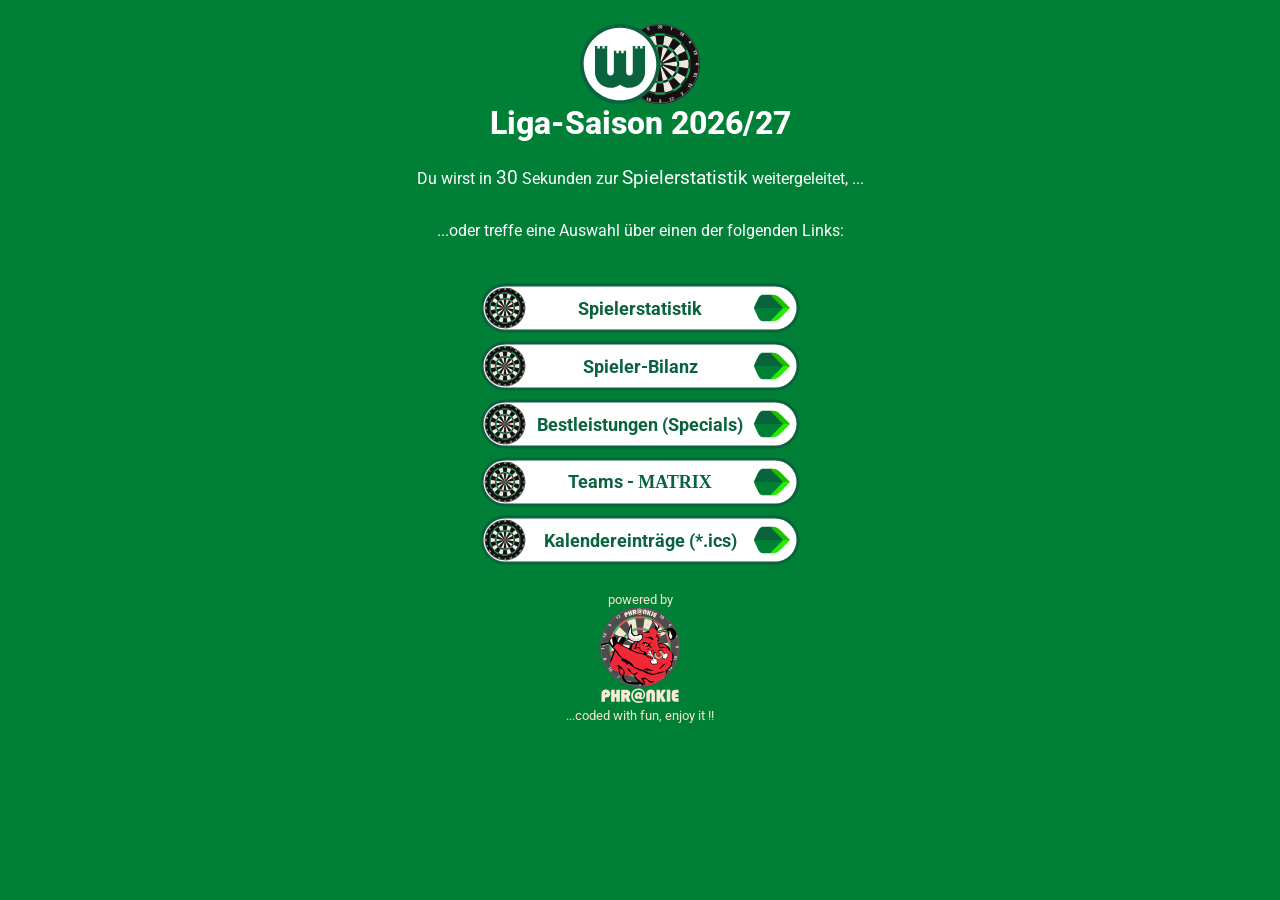
<file: index.html>
<!DOCTYPE html>
<html lang="de">
<head>
    <meta http-equiv="content-type" content="text/html; charset=UTF-8">
	<meta http-equiv="Cache-Control" content="no-cache, no-store, must-revalidate">
	<meta http-equiv="Pragma" content="no-cache">
	<meta http-equiv="Expires" content="0">
    <meta name="viewport" content="width=device-width, initial-scale=1.0">
	<meta name="theme-color" content="#09633d">
    <title>VfL WOB Dart - Liga Statistiken</title>
	<link rel="manifest" href="./manifest.json">
	<link href="https://fonts.googleapis.com/css?family=Roboto" rel="stylesheet">
    <meta http-equiv="refresh" content="30; url=./statistics.html">
    <style>
	</style>
    <script src="./jscript/s4d.js" type="text/javascript"></script>
    <script src="./jscript/i3x.js" type="text/javascript"></script>
</head>
<body>
	<div class="flex-container">
		<div class="flex-container" style="height: 1rem;"></div>
		<div id="vfl_wob_dart_logo_container" class="flex-container"></div>
		<div class="flex-container"><span class="header">Liga-Saison 2026/27</span></div>
		<div class="flex-container" style="height: 0.5rem;"></div>
		<p id="countdown_msg"></p>
		<p>...oder treffe eine Auswahl &uuml;ber einen der folgenden Links:</p>
		<div class="flex-container" style="height: 1.5rem;"></div>
		<table>
			<tbody>
				<tr><td class="link" style="text-align: center; width:320px; height:50px" onclick="location.href='./statistics.html';" onmouseover="this.style.cursor='pointer'"><a href="./statistics.html" target="_self">Spielerstatistik</a></td></tr>
				<tr><td></td></tr>
				<tr><td class="link" style="text-align: center; width:320px; height:50px" onclick="location.href='./results.html';" onmouseover="this.style.cursor='pointer'"><a href="./results.html" target="_self">Spieler-Bilanz</a></td></tr>
				<tr><td></td></tr>
				<tr><td class="link" style="text-align: center; width:320px; height:50px" onclick="location.href='./specials.html';" onmouseover="this.style.cursor='pointer'"><a href="./specials.html" target="_self">Bestleistungen (Specials)</a></td></tr>
				<tr><td></td></tr>
				<!-- <tr><td class="link" style="text-align: center; width:320px; height:50px" onclick="location.href='./matrix.html';" onmouseover="this.style.cursor='pointer'"><span style="color:#ff0000;"><b>&nbsp;NEU &nbsp; </span><a href="./matrix.html" target="_self">Teams-Matrix</a><span style="color:#ff0000;"> &nbsp; NEU&nbsp;</span></td></tr> -->
				<!-- <tr><td></td></tr> -->
				<tr><td class="link" style="text-align: center; width:320px; height:50px" onclick="location.href='./matrix.html';" onmouseover="this.style.cursor='pointer'"><a href="./matrix.html" target="_self">Teams - <span style="font-family: 'Courier New, Courier, monospace';">MATRIX</span></a></td></tr>
				<tr><td></td></tr>
				<tr><td class="link" style="text-align: center; width:320px; height:50px" onclick="location.href='./calendars.html';" onmouseover="this.style.cursor='pointer'"><a href="./calendars.html" target="_self">Kalendereintr&auml;ge (*.ics)</a></td></tr>
			</tbody>
		</table>
		<div class="flex-container" style="height: 1.5rem;"></div>
		<div id="phrankie_container" class="flex-container"></div>
	</div>
</body>
</html>
</file>
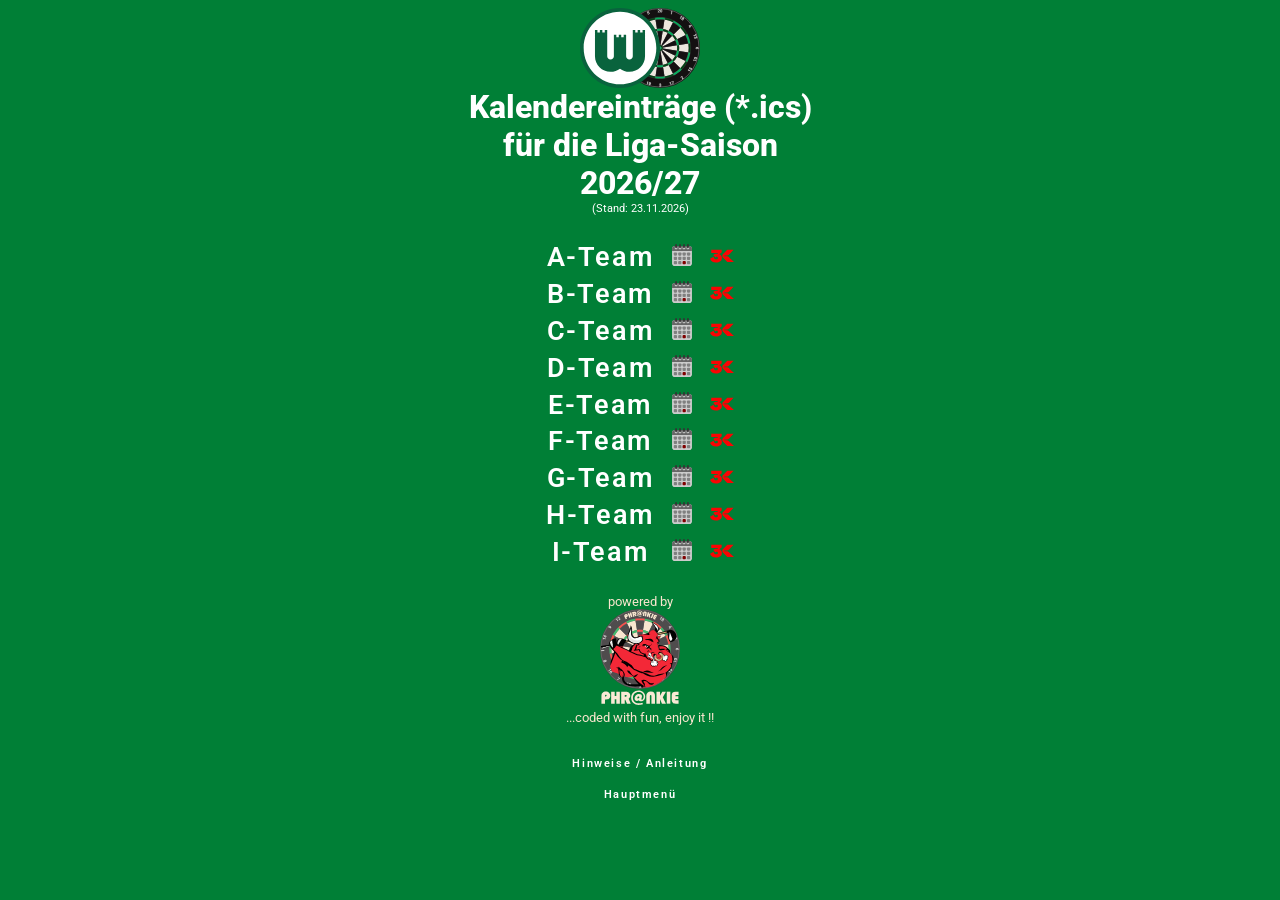
<file: calendars.html>
<!DOCTYPE html>
<html lang="de">
<head>
    <meta http-equiv="content-type" content="text/html; charset=UTF-8">
	<meta http-equiv="Cache-Control" content="no-cache, no-store, must-revalidate">
	<meta http-equiv="Pragma" content="no-cache">
	<meta http-equiv="Expires" content="0">
    <meta name="viewport" content="width=device-width, initial-scale=1.0">
    <title>Kalendereintr&auml;ge (*.ics)</title>
	<link href="https://fonts.googleapis.com/css?family=Roboto" rel="stylesheet">
    <script src="./jscript/s4d.js" type="text/javascript"></script>
    <script src="./jscript/c7s.js" type="text/javascript"></script>
</head>
<body style="background-color: #007F36;">
	<div class="flex-container">
		<div id="vfl_wob_dart_logo_container" class="flex-container"></div>
		<div class="flex-container"><span class="header">Kalendereintr&auml;ge (*.ics)</span></div>
		<div class="flex-container"><span class="header">f&uuml;r die Liga-Saison</span></div>
		<div class="flex-container"><span class="header">2026/27</span></div>
		<div class="flex-container"><span class="status">(Stand: 23.11.2026)</span></div>
		<div class="flex-container" style="height: 1.5rem;"></div>
		<table>
			<tbody>
				<tr>
					<td><a href="./ics/A-Team_2026-27.ics" download>A-Team</a></td>
					<td><a href="./ics/A-Team_2026-27.ics" download><span class="calendar_icon" /></a></td>
					<td><a href="https://2k-dart-software.com/frontend/events/10/event/1707/phase/2408/group/0" target="_blank"><span class="_3k_icon" /></a></td>
				</tr>
				<tr>
					<td><a href="./ics/B-Team_2026-27.ics" download>B-Team</a></td>
					<td><a href="./ics/B-Team_2026-27.ics" download><span class="calendar_icon" /></a></td>
					<td><a href="https://2k-dart-software.com/frontend/events/10/event/1310/phase/1981/group/0" target="_blank"><span class="_3k_icon" /></a></td>
				</tr>
				<tr>
					<td><a href="./ics/C-Team_2026-27.ics" download>C-Team</a></td>
					<td><a href="./ics/C-Team_2026-27.ics" download><span class="calendar_icon" /></a></td>
					<td><a href="https://2k-dart-software.com/frontend/events/10/event/1324/phase/1995/group/0" target="_blank"><span class="_3k_icon" /></a></td>
				</tr>
				<tr>
					<td><a href="./ics/D-Team_2026-27.ics" download>D-Team</a></td>
					<td><a href="./ics/D-Team_2026-27.ics" download><span class="calendar_icon" /></a></td>
					<td><a href="https://2k-dart-software.com/frontend/events/10/event/1335/phase/2006/group/0" target="_blank"><span class="_3k_icon" /></a></td>
				</tr>
				<tr>
					<td><a href="./ics/E-Team_2026-27.ics" download>E-Team</a></td>
					<td><a href="./ics/E-Team_2026-27.ics" download><span class="calendar_icon" /></a></td>
					<td><a href="https://2k-dart-software.com/frontend/events/10/event/1336/phase/2007/group/0" target="_blank"><span class="_3k_icon" /></a></td>
				</tr>
				<tr>
					<td><a href="./ics/F-Team_2026-27.ics" download>F-Team</a></td>
					<td><a href="./ics/F-Team_2026-27.ics" download><span class="calendar_icon" /></a></td>
					<td><a href="https://2k-dart-software.com/frontend/events/10/event/1343/phase/2014/group/0" target="_blank"><span class="_3k_icon" /></a></td>
				</tr>
				<tr>
					<td><a href="./ics/G-Team_2026-27.ics" download>G-Team</a></td>
					<td><a href="./ics/G-Team_2026-27.ics" download><span class="calendar_icon" /></a></td>
					<td><a href="https://2k-dart-software.com/frontend/events/10/event/1349/phase/2020/group/0" target="_blank"><span class="_3k_icon" /></a></td>
				</tr>
				<tr>
					<td><a href="./ics/H-Team_2026-27.ics" download>H-Team</a></td>
					<td><a href="./ics/H-Team_2026-27.ics" download><span class="calendar_icon" /></a></td>
					<td><a href="https://2k-dart-software.com/frontend/events/10/event/1478/phase/2185/group/0" target="_blank"><span class="_3k_icon" /></a></td>
				</tr>
				<tr>
					<td><a href="./ics/I-Team_2026-27.ics" download>I-Team</a></td>
					<td><a href="./ics/I-Team_2026-27.ics" download><span class="calendar_icon" /></a></td>
					<td><a href="https://2k-dart-software.com/frontend/events/10/event/1344/phase/2015/group/0" target="_blank"><span class="_3k_icon" /></a></td>
				</tr>
			</tbody>
		</table>
		<div class="flex-container" style="height: 1.5rem;"></div>
		<div id="phrankie_container" class="flex-container"></div>
		<div class="flex-container" style="height: 1.5rem;"></div>
		<div class="flex-container"><span class="link"><a class="help" href="./help.pdf" target="_blank">&nbsp;Hinweise / Anleitung&nbsp;</a></span></div>
		<div class="flex-container" style="height: 0.5rem;"></div>
		<!-- <div class="flex-container"><span class="link"><a class="help" href="./statistics.html" target="_self">&nbsp;Spielerstatistik&nbsp;</a> | <a class="help" href="./results.html" target="_self">&nbsp;Spieler-Bilanz&nbsp;</a> | <a class="help" href="./specials.html" target="_self">&nbsp;Specials&nbsp;</a></span></div> -->
		<!-- <div class="flex-container" style="height: 0.5rem;"></div> -->
		<!-- <div class="flex-container"><span class="link"><a class="help" href="./matrix.html" target="_self">&nbsp;Teams-MATRIX&nbsp;</a></span></div> -->
		<!-- <div class="flex-container" style="height: 0.5rem;"></div> -->
		<div class="flex-container"><span class="link"><a class="help" href="./index.html" target="_self">&nbsp;Hauptmen&uuml;&nbsp;</a></span></div>
		<div class="flex-container" style="height: 0.5rem;"></div>
		<!-- <div class="flex-container"><span class="link"><a class="help" href="https://vfldart.my.canva.site/ligauebersicht" target="_blank">&nbsp;Ligen&uuml;bersicht&nbsp;</a></span></div> -->
		<!-- <div class="flex-container" style="height: 2rem;"></div> -->
	</div>
</body>
</html>
</file>
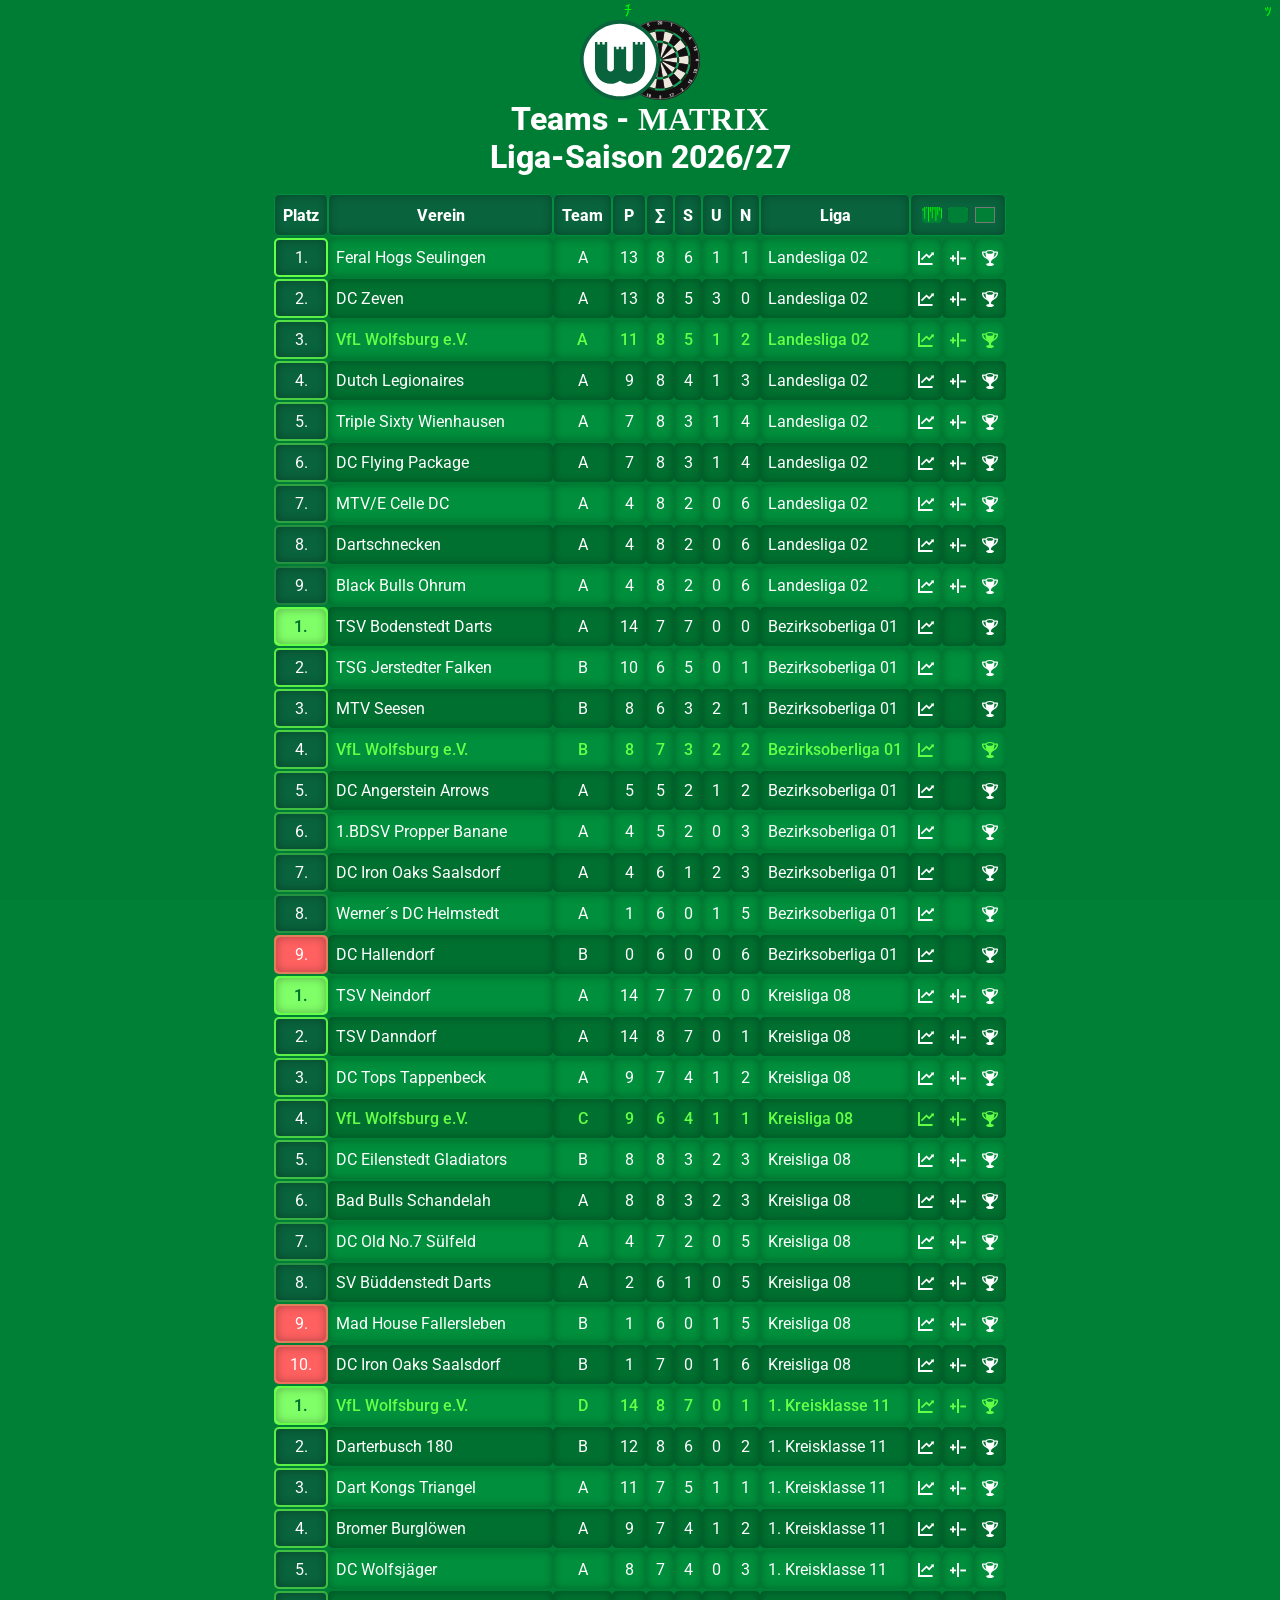
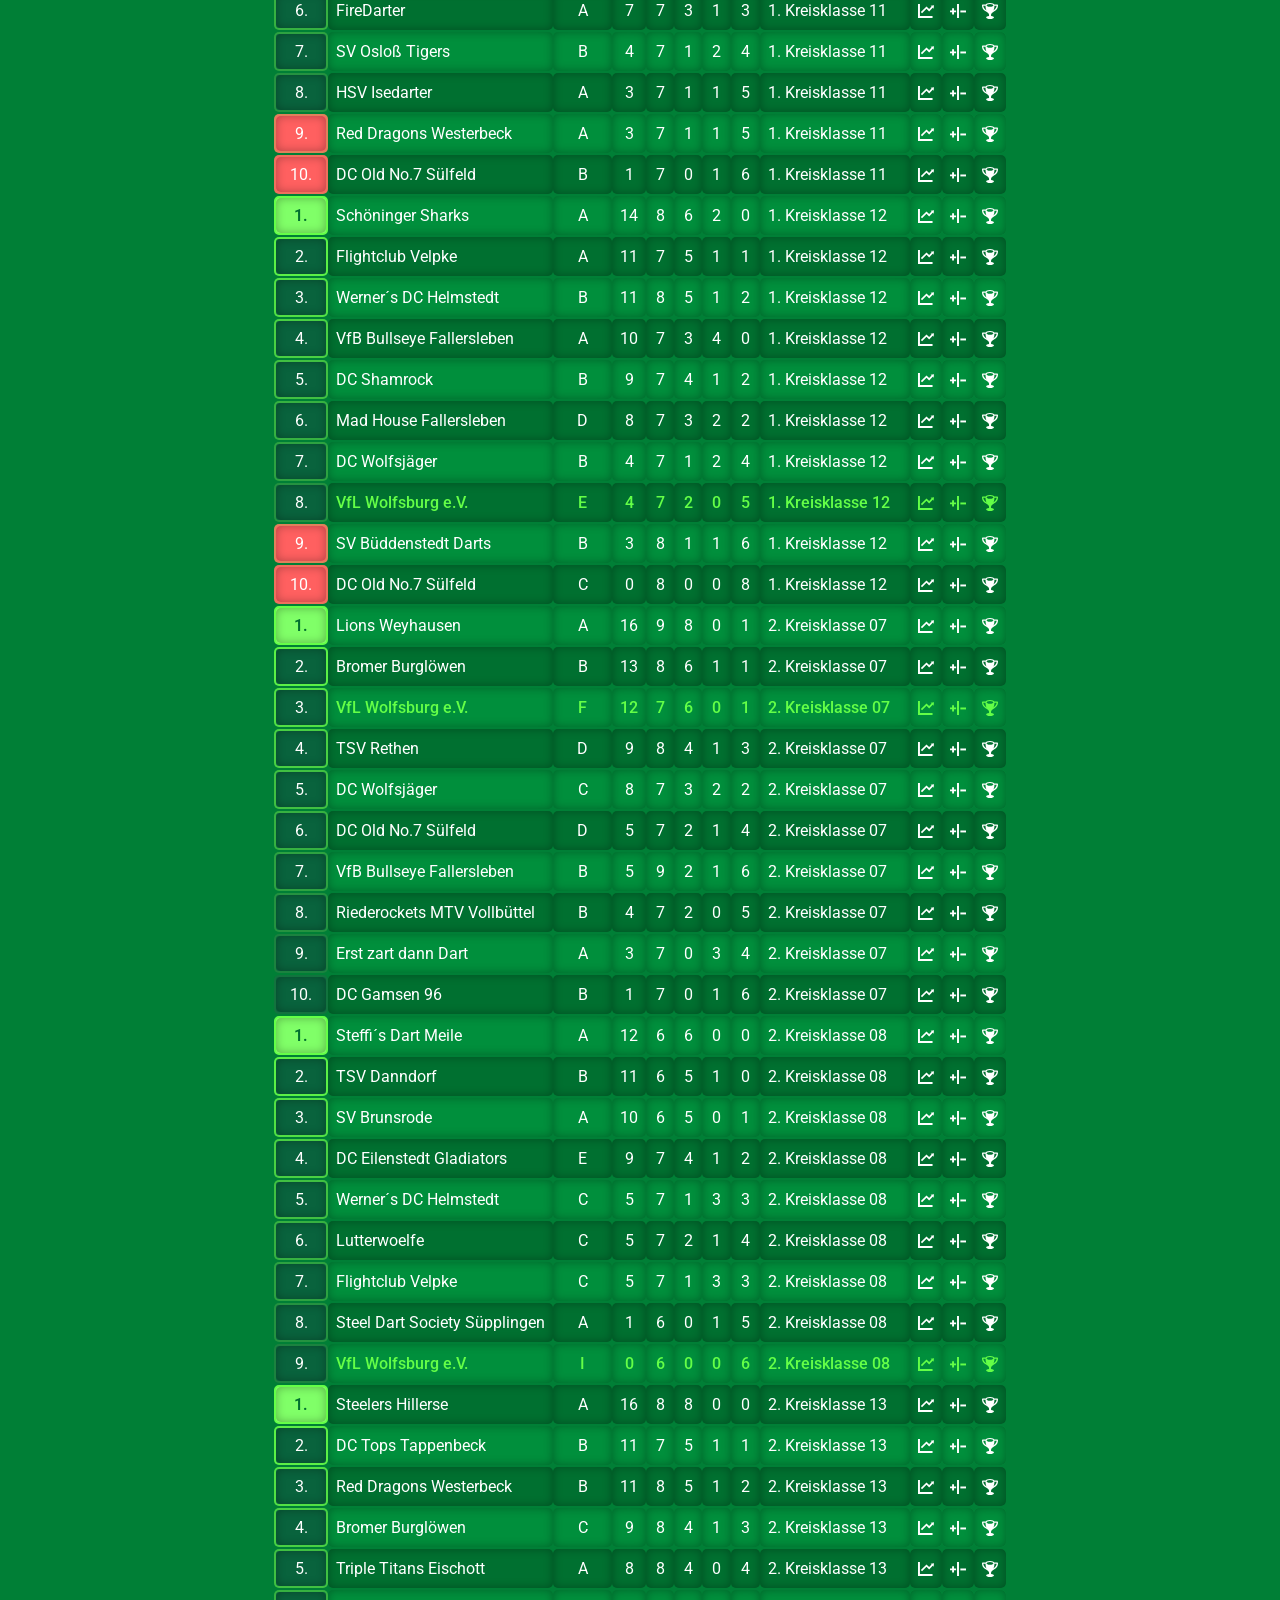
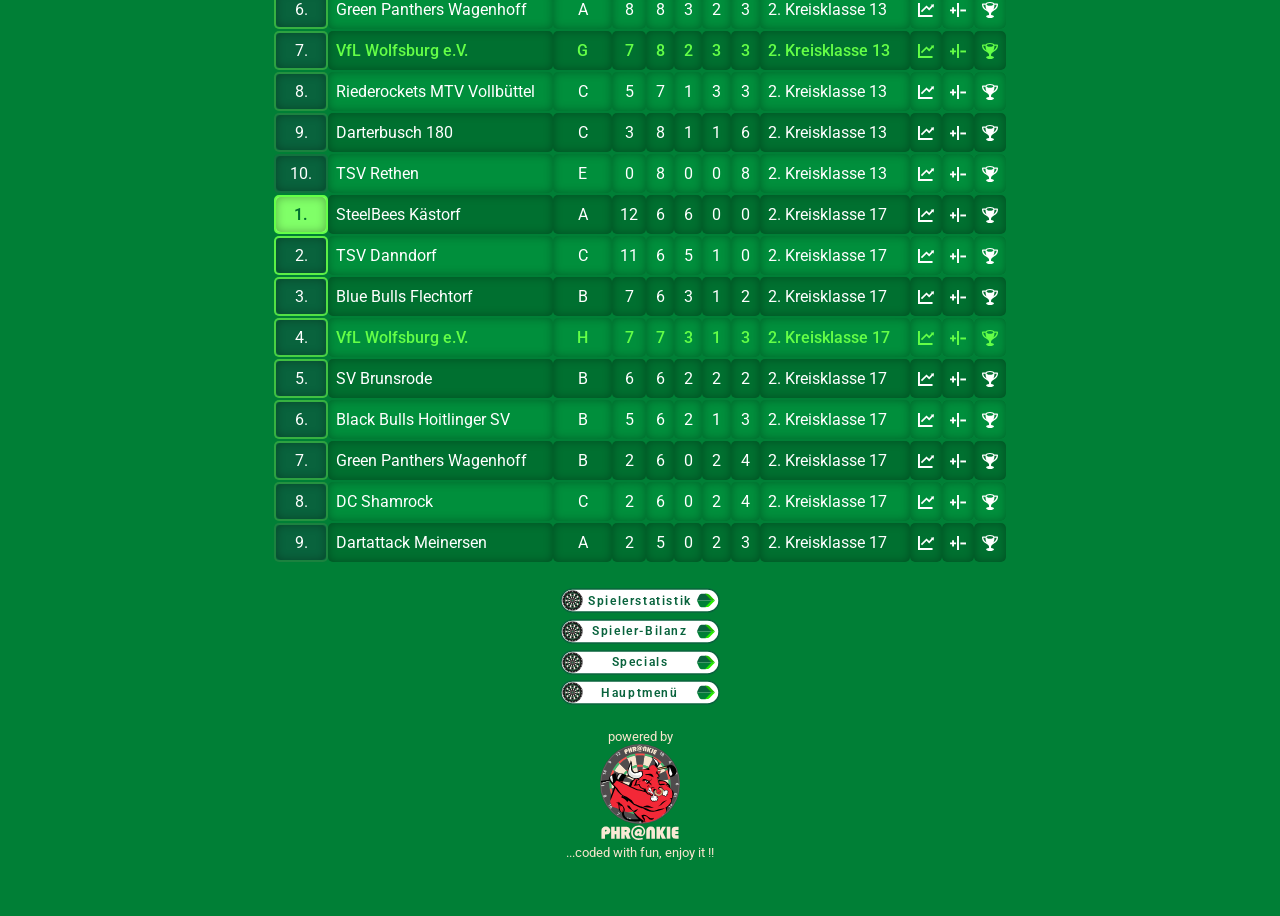
<file: matrix.html>
<!DOCTYPE html>
<html lang="de">
<head>
    <meta http-equiv="content-type" content="text/html; charset=UTF-8">
	<meta http-equiv="Cache-Control" content="no-cache, no-store, must-revalidate">
	<meta http-equiv="Pragma" content="no-cache">
	<meta http-equiv="Expires" content="0">
    <meta name="viewport" content="width=device-width, initial-scale=1.0">
	<meta name="theme-color" content="#09633d">
    <title>Teams&nbsp;-&nbsp;MATRIX</title>
	<link rel="manifest" href="./manifest.json">
	<link rel="apple-touch-icon" href="./icon-192.png">
	<link href="https://fonts.googleapis.com/css?family=Roboto" rel="stylesheet">
	<script src="./jscript/s4d.js" type="text/javascript"></script>
	<script src="./jscript/m4x.js" type="text/javascript"></script>
</head>
<body id="matrix_body">
    <canvas id="matrixCanvas"></canvas>
	<div id="matrixDiv" class="flex-container">
		<div id="vfl_wob_dart_logo_container" class="flex-container"></div>
		<div style="white-space: nowrap;"><span class="header">Teams - </span><span class="header" style="font-family: 'Courier New, Courier, monospace';">MATRIX</span></div>
		<div class="flex-container"><span class="header">Liga-Saison 2026/27</span></div>
		<div class="flex-container" style="height: 1.0rem;"></div>
		<div id="leaderboard" class="table-responsive matrix">
		<table class="leaderboard matrix">
			<thead class="leaderboard header">
				<tr class="leaderboard header">
				<th class="leaderboard matrix header" onclick="m4x_sort(this.innerHTML); build_matrix();" onmouseover="this.style.cursor='pointer'">Platz</th>
				<th class="leaderboard matrix header" onclick="m4x_sort(this.innerHTML); build_matrix();" onmouseover="this.style.cursor='pointer'">Verein</th>
				<th class="leaderboard matrix header" onclick="m4x_sort(this.innerHTML); build_matrix();" onmouseover="this.style.cursor='pointer'">Team</th>
				<th class="leaderboard matrix header" onclick="m4x_sort(this.innerHTML); build_matrix();" onmouseover="this.style.cursor='pointer'">P</th>
				<th class="leaderboard matrix header" onclick="m4x_sort(this.innerHTML); build_matrix();" onmouseover="this.style.cursor='pointer'">&sum;</th>
				<th class="leaderboard matrix header" onclick="m4x_sort(this.innerHTML); build_matrix();" onmouseover="this.style.cursor='pointer'">S</th>
				<th class="leaderboard matrix header" onclick="m4x_sort(this.innerHTML); build_matrix();" onmouseover="this.style.cursor='pointer'">U</th>
				<th class="leaderboard matrix header" onclick="m4x_sort(this.innerHTML); build_matrix();" onmouseover="this.style.cursor='pointer'">N</th>
				<th class="leaderboard matrix header" onclick="m4x_sort(this.innerHTML); build_matrix();" onmouseover="this.style.cursor='pointer'">Liga</th>
				<!-- <th class="leaderboard matrix header" onclick="m4x_sort(this.innerHTML); build_matrix();" onmouseover="this.style.cursor='pointer'">Position</th> -->
				<!-- <th class="leaderboard header">Statistik</th> -->
				<!-- <th class="leaderboard header">Bilanz</th> -->
				<!-- <th class="leaderboard header">Specials</th> -->
				<th id="tgl_matrix" class="leaderboard matrix header" colspan="3" align="right"><input type="color" id="favcolor" name="favcolor" value="#007f36" oninput="set_favcolor(this.value)" style="border:none; width:24px; height:24px; background: none; cursor: crosshair;"></th>
				</tr>
			</thead>
			<tbody class="leaderboard" id="stats">
			</tbody>
		</table>
		</div>

		<div class="flex-container" style="height: 1.5rem;"></div>
		<table>
			<tbody>
				<tr><td class="link" style="text-align: center; width:160px; height:25px" onclick="location.href='./statistics.html';" onmouseover="this.style.cursor='pointer'">Spielerstatistik</td></tr>
				<tr><td></td></tr>
				<tr><td class="link" style="text-align: center; width:160px; height:25px" onclick="location.href='./results.html';" onmouseover="this.style.cursor='pointer'">Spieler-Bilanz</td></tr>
				<tr><td></td></tr>
				<tr><td class="link" style="text-align: center; width:160px; height:25px" onclick="location.href='./specials.html';" onmouseover="this.style.cursor='pointer'">Specials</td></tr>
				<tr><td></td></tr>
				<!-- <tr><td class="link" style="text-align: center; width:160px; height:25px" onclick="location.href='./matrix.html';" onmouseover="this.style.cursor='pointer'">Teams&nbsp;-&nbsp;MATRIX</td></tr> -->
				<!-- <tr><td></td></tr> -->
				<tr><td class="link" style="text-align: center; width:160px; height:25px" onclick="location.href='./index.html';" onmouseover="this.style.cursor='pointer'">Hauptmen&uuml;</td></tr>
			</tbody>
		</table>
		<div class="flex-container" style="height: 1.5rem;"></div>
		<div id="phrankie_container" class="flex-container"></div>
		<div class="flex-container" style="height: 3rem;"></div>
		<!-- <div class="flex-container"><span class="link"><a class="help" href="./statistics.html" target="_self">&nbsp;Spielerstatistik&nbsp;</a></span></div> -->
		<!-- <div class="flex-container" style="height: 0.8rem;"></div> -->
		<!-- <div class="flex-container"><span class="link"><a class="help" href="./results.html" target="_self">&nbsp;Spieler-Bilanz&nbsp;</a></span></div> -->
		<!-- <div class="flex-container" style="height: 0.8rem;"></div> -->
		<!-- <div class="flex-container"><span class="link"><a class="help" href="./specials.html" target="_self"><span style="color:var(--color14);"><b>&nbsp;NEU &nbsp; </span>Bestleistungen (Specials)<span style="color:var(--color14);"> &nbsp; NEU&nbsp;</span></a></span></div> -->
		<!-- <div class="flex-container"><span class="link"><a class="help" href="./specials.html" target="_self">&nbsp;Bestleistungen (Specials)&nbsp;</a></span></div> -->
		<!-- <div class="flex-container" style="height: 0.8rem;"></div> -->
		<!-- <div class="flex-container"><span class="link"><a class="help" href="./calendars.html" target="_self">&nbsp;Kalendereinträge (*.ics)&nbsp;</a></span></div> -->
		<!-- <div class="flex-container" style="height: 0.8rem;"></div> -->
		<!-- <div class="flex-container"><span class="link"><a class="help" href="https://vfldart.my.canva.site/ligauebersicht" target="_blank">&nbsp;Ligen&uuml;bersicht&nbsp;</a></span></div> -->
		<!-- <div class="flex-container" style="height: 2rem;"></div> -->
	</div>
    <script src="jscript/matrix.js"></script>
</body>
</html>
</file>
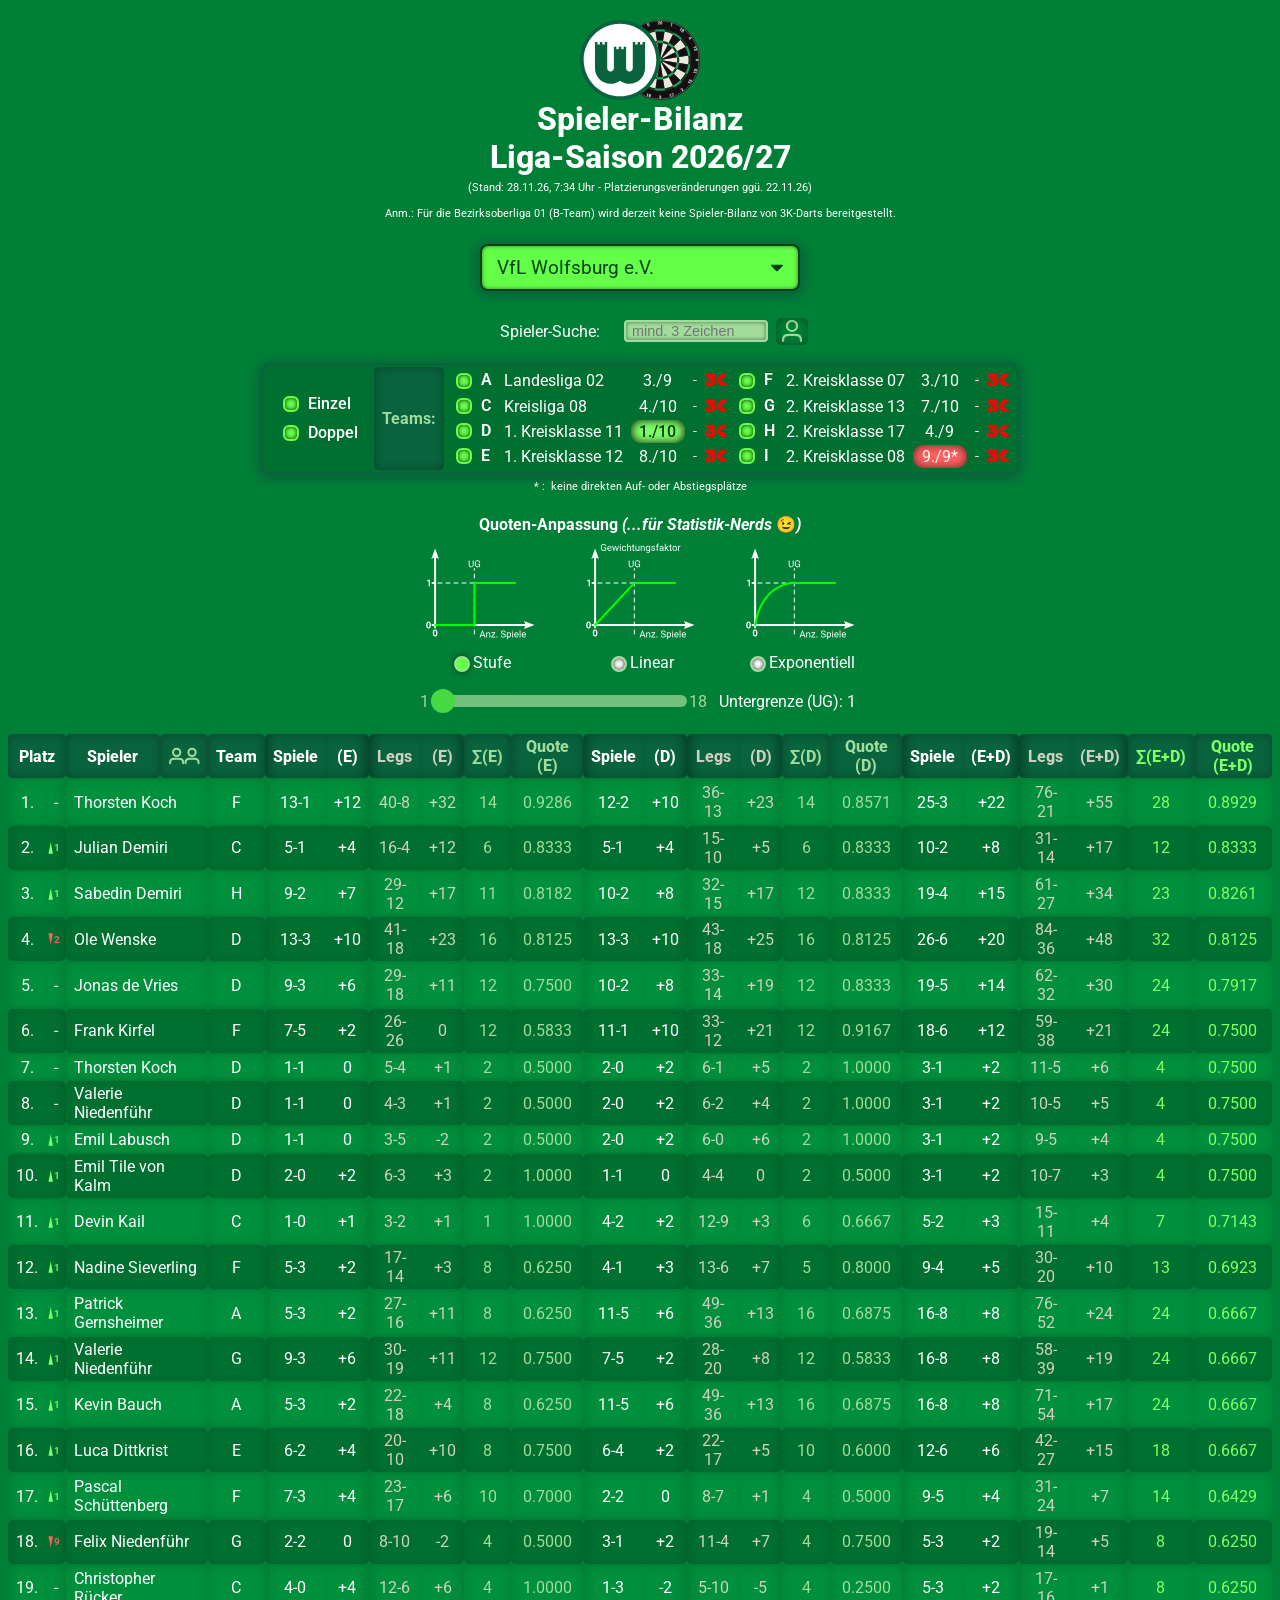
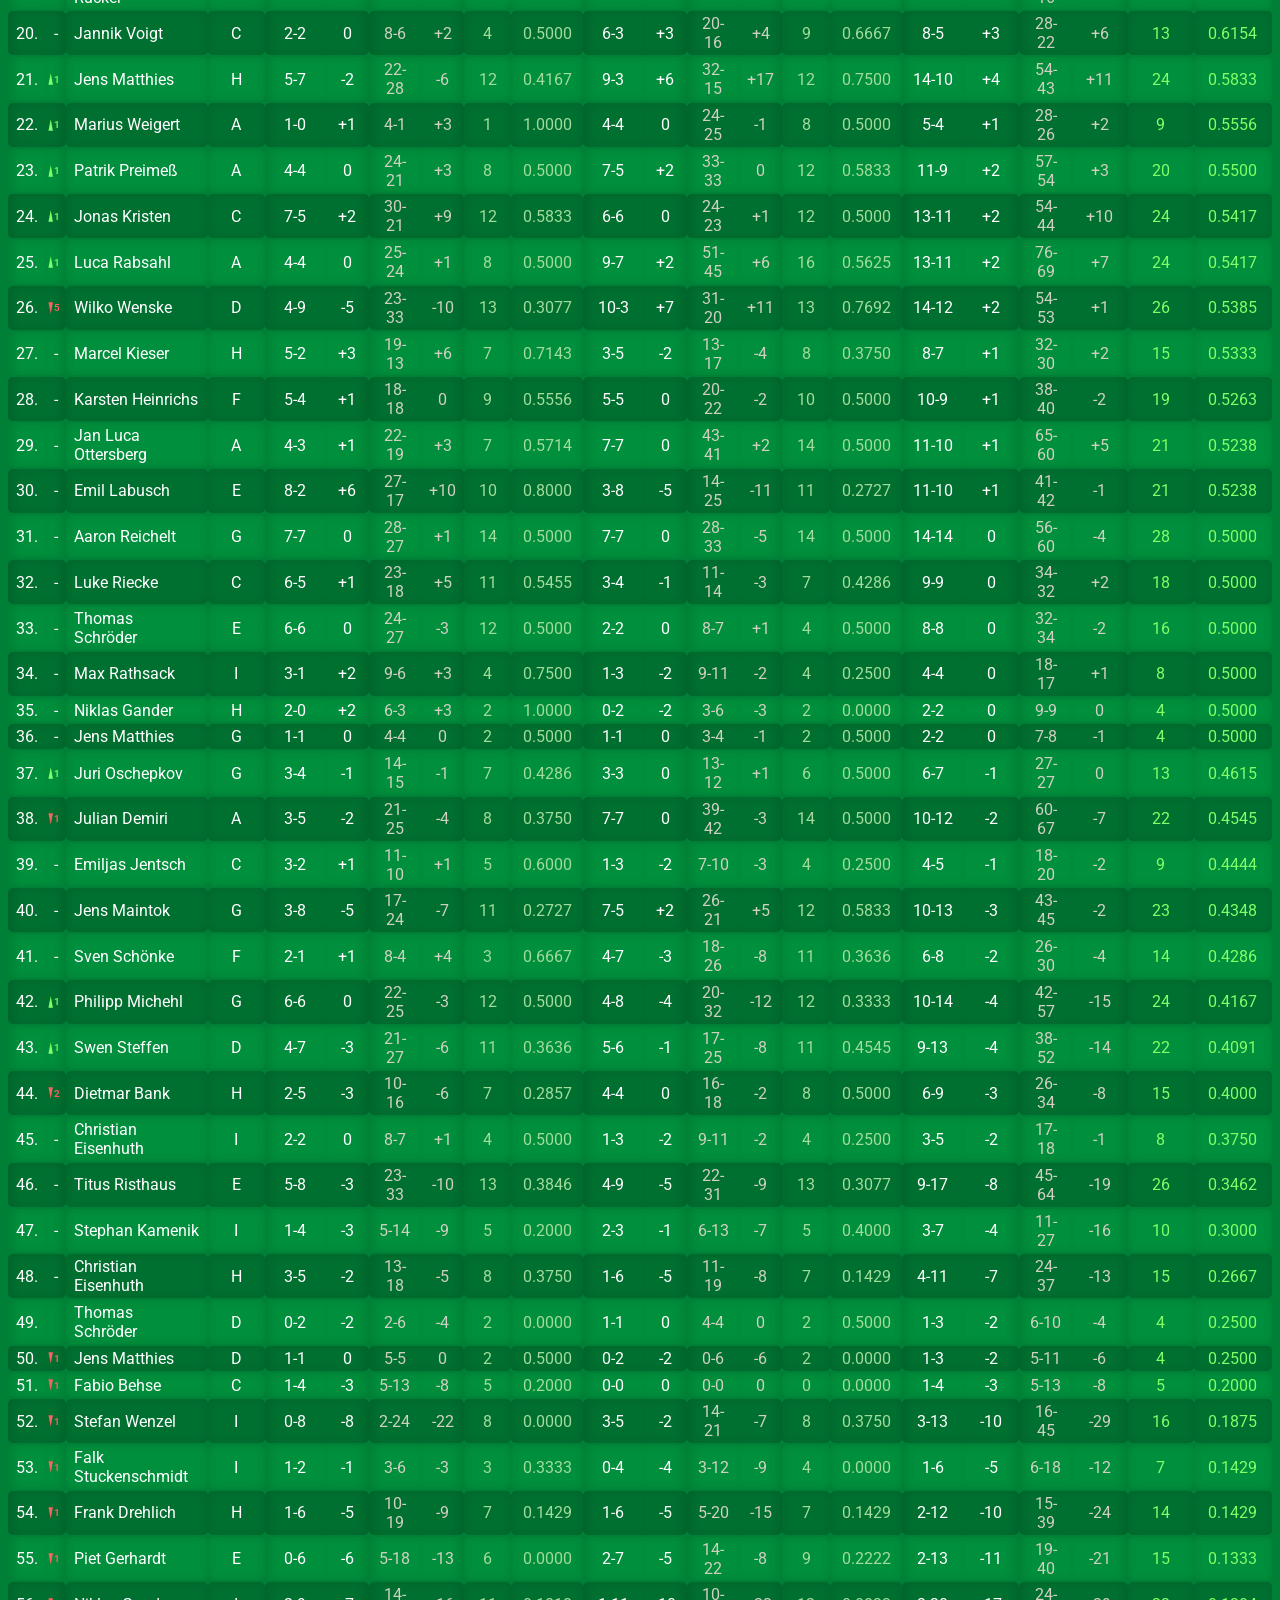
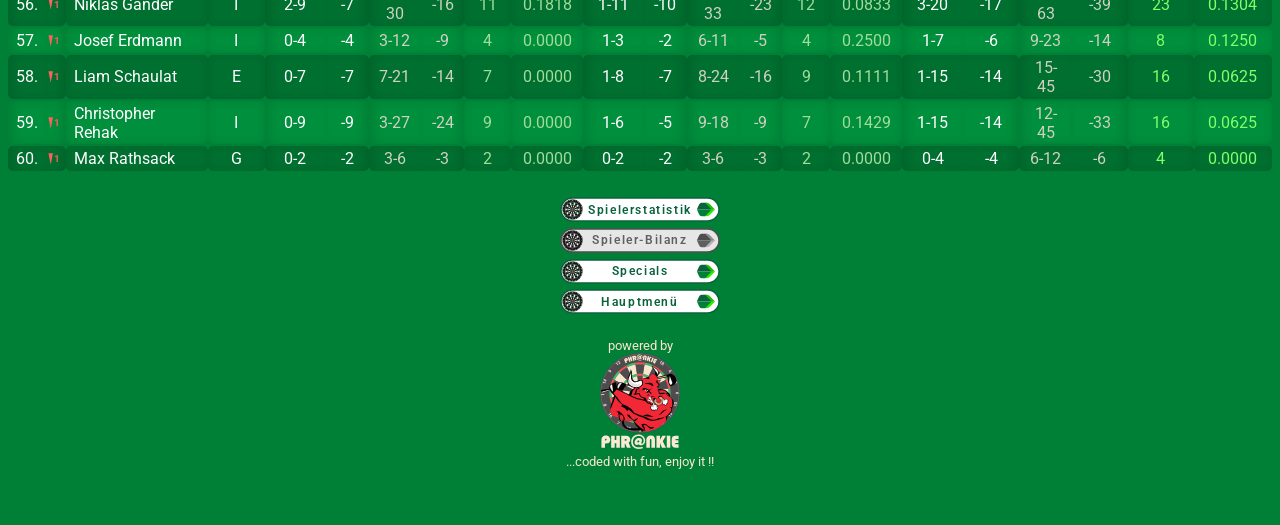
<file: results.html>
<!doctype html>
<html lang="de">
<head>
    <meta http-equiv="content-type" content="text/html; charset=UTF-8">
	<meta http-equiv="Cache-Control" content="no-cache, no-store, must-revalidate">
	<meta http-equiv="Pragma" content="no-cache">
	<meta http-equiv="Expires" content="0">
    <meta name="viewport" content="width=device-width, initial-scale=1.0">
	<meta name="theme-color" content="#09633d">
    <title>Spieler-Bilanz</title>
	<link rel="manifest" href="./manifest.json">
	<link rel="apple-touch-icon" href="./icon-192.png">
	<link href="https://fonts.googleapis.com/css?family=Roboto" rel="stylesheet">
	<script src="./jscript/s4d.js" type="text/javascript"></script>
	<script src="./jscript/r5s.js" type="text/javascript"></script>
</head>
<body style="background-color: var(--color05);">
	<div class="flex-container">
		<div id="vfl_wob_dart_logo_container" class="flex-container"></div>
		<div class="flex-container"><span class="header">Spieler-Bilanz</span></div>
		<div class="flex-container"><span class="header">Liga-Saison 2026/27</span></div>
		<div class="flex-container" style="height: 0.3rem;"></div>
		<div class="flex-container"><span id="as_of" class="status">&nbsp;</span></div>
		<div class="flex-container" style="height: 0.8rem;"></div>
		<div class="flex-container"><span class="status">Anm.: F&uuml;r die Bezirksoberliga&nbsp;01 (B-Team) wird derzeit keine Spieler-Bilanz von 3K-Darts bereitgestellt.</span></div>
		<div class="flex-container" style="height: 6rem;"><select id="dartclubs" onchange="s4d_selDartclubs(false); select_dartclub(true);"><option value="dummy">Dartverein</option></select></div>
		<div id="div_filter" class="dartclub_filter" style="visibility:hidden; height:0px">
		<table class="leaderboard player_search">
			<tbody class="player_search">
				<tr><td class="leaderboard none_box_shadow" style="text-align:right">Vereinsliste filtern: </td><td class="leaderboard none_box_shadow"><input type="text" placeholder=" &#x2191; Vereinsliste &#x2191;" id="dropdownfilter" autocapitalize="none" autocorrect="off" spellcheck="false" /></td><td class="leaderboard dartclub_filter" onclick="show_player_search();" onmouseover="this.style.cursor='pointer'"></td></tr>
			</tbody>
		</table>
		<div class="flex-container" style="height: 1.0rem;"></div>
		</div>
		<div id="div_search" class="player_search">
		<table class="leaderboard player_search">
			<tbody class="player_search">
				<tr><td class="leaderboard none_box_shadow" style="text-align:right"> &nbsp;&nbsp;&nbsp;&nbsp; Spieler-Suche:&nbsp;&nbsp; </td><td class="leaderboard none_box_shadow"><input type="text" placeholder=" mind. 3 Zeichen" id="search" autocapitalize="none" autocorrect="off" spellcheck="false" /></td><td class="leaderboard player_search" onclick="show_dartclub_filter();" onmouseover="this.style.cursor='pointer'"></td></tr>
			</tbody>
		</table>
		<div class="flex-container" style="height: 1.0rem;"></div>
		</div>
		<div id="controls" class="table-responsive leaderboard">
		<table class="leaderboard controls" style="border: solid 2px var(--color03); box-shadow: 0px 2px 10px 4px var(--color03);">
			<tbody id="filters" class="leaderboard controls">
			</tbody>
		</table>
		</div>
		<div class="flex-container" style="height: 0.4rem;"></div>
		<div class="flex-container"><span class="status">* : &nbsp;keine direkten Auf- oder Abstiegspl&auml;tze</span></div>
        <div id="adjustment" class="flex-container">
            <div class="flex-container" style="height: 1.0rem;"></div>
			<table id="tbl_adjustment" class="leaderboard">
				<thead>
					<th class="leaderboard" colspan="3">Quoten-Anpassung <i>(...f&uuml;r Statistik-Nerds</i> 😉<i>)</i></th>
				</thead>
				<tbody>
					<tr>
						<td class="leaderboard none_box_shadow" nowrap>
							<svg width="120" height="100" viewBox="0 0 120 100" version="1.1" id="svg_stufe" xmlns="http://www.w3.org/2000/svg" xmlns:svg="http://www.w3.org/2000/svg"> <defs id="defs1"> <marker style="overflow:visible" id="ConcaveTriangle" refX="0" refY="0" orient="auto-start-reverse" markerWidth="0.7" markerHeight="0.7" viewBox="0 0 1 1" preserveAspectRatio="xMidYMid"> <path transform="scale(0.7)" d="M -2,-4 9,0 -2,4 c 2,-2.33 2,-5.66 0,-8 z" style="fill:#ffffff;fill-rule:evenodd;stroke:none" id="path7" /> </marker> </defs> <path style="fill:none;fill-rule:evenodd;stroke:#ffffff;stroke-width:2;stroke-linecap:round;stroke-dasharray:none;marker-end:url(#ConcaveTriangle)" d="M 15.119167,85.586126 V 15.380602" id="path1" /> <path style="fill:none;fill-rule:evenodd;stroke:#ffffff;stroke-width:2;stroke-linecap:round;stroke-dasharray:none;marker-end:url(#ConcaveTriangle)" d="m 12.53265,82.999605 h 93.23787" id="path2" /> <path style="fill:none;fill-rule:evenodd;stroke:#ffffff;stroke-width:1.00001;stroke-linecap:round;stroke-dasharray:4, 4;stroke-dashoffset:0" d="M 54.345847,91.993783 V 26.505872" id="path4" /> <path style="fill:none;fill-rule:evenodd;stroke:#ffffff;stroke-width:2;stroke-linecap:round;stroke-dasharray:none" d="m 12.53265,40.876288 h 2.586517" id="path5" /> <path style="fill:none;fill-rule:evenodd;stroke:#ffffff;stroke-width:1.00001;stroke-linecap:round;stroke-dasharray:4, 4;stroke-dashoffset:0" d="M 17.901244,40.876288 H 87.396509" id="path8" /> <path style="font-size:9.55522px;line-height:125%;font-family:Roboto;-inkscape-font-specification:Roboto;letter-spacing:0px;word-spacing:0px;stroke-width:0;fill:#ffffff;stroke:none" d="m 53.638151,18.392036 v 4.618978 q -0.0047,0.961121 -0.606533,1.572319 -0.597201,0.611198 -1.623641,0.685848 l -0.237947,0.0093 q -1.115087,0 -1.777607,-0.601866 -0.66252,-0.601867 -0.671851,-1.656301 v -4.628309 h 0.88647 v 4.600315 q 0,0.737171 0.40591,1.147747 0.405911,0.40591 1.157078,0.40591 0.760498,0 1.161743,-0.40591 0.40591,-0.405911 0.40591,-1.143081 v -4.604981 z m 6.429244,5.902028 q -0.345257,0.494557 -0.965786,0.741835 -0.615864,0.242613 -1.437016,0.242613 -0.830483,0 -1.47434,-0.387247 -0.643858,-0.391914 -0.998446,-1.110421 -0.349923,-0.718508 -0.359254,-1.665632 v -0.592535 q 0,-1.534994 0.713842,-2.379474 0.718508,-0.84448 2.015554,-0.84448 1.063765,0 1.712288,0.545879 0.648523,0.541214 0.793158,1.53966 h -0.895802 q -0.251944,-1.348369 -1.604978,-1.348369 -0.900467,0 -1.367031,0.634527 -0.461898,0.62986 -0.466563,1.828928 v 0.555211 q 0,1.14308 0.522551,1.819597 0.522551,0.671852 1.413687,0.671852 0.503889,0 0.881805,-0.111975 0.377916,-0.111976 0.625195,-0.377917 V 22.530454 H 57.60394 v -0.727839 h 2.463455 z" id="text4" aria-label="UG" /> <path style="font-size:9.55522px;line-height:125%;font-family:Roboto;-inkscape-font-specification:Roboto;letter-spacing:0px;word-spacing:0px;stroke-width:0;fill:#ffffff;stroke:none" d="M 63.913148,93.640259 H 61.067111 L 60.427919,95.4132 h -0.923796 l 2.594093,-6.793164 h 0.783827 l 2.598758,6.793164 h -0.91913 z m -2.57543,-0.73717 h 2.309489 l -1.157078,-3.177297 z m 5.73873,-2.538105 0.02799,0.634526 q 0.578539,-0.727839 1.511666,-0.727839 1.600312,0 1.614309,1.805601 V 95.4132 h -0.863142 v -3.340594 q -0.0047,-0.545879 -0.251944,-0.807155 -0.242613,-0.261275 -0.760499,-0.261275 -0.419907,0 -0.73717,0.22395 -0.317263,0.223951 -0.494557,0.58787 V 95.4132 h -0.863143 v -5.048216 z m 5.267502,4.343706 h 2.953347 V 95.4132 H 71.289516 V 94.778674 L 74.0749,91.078826 h -2.743393 v -0.713842 h 3.825821 v 0.611198 z m 3.942461,0.251944 q 0,-0.223951 0.130637,-0.373251 0.135304,-0.1493 0.401245,-0.1493 0.265941,0 0.401244,0.1493 0.13997,0.1493 0.13997,0.373251 0,0.214619 -0.13997,0.359254 -0.135303,0.144634 -0.401244,0.144634 -0.265941,0 -0.401245,-0.144634 -0.130637,-0.144635 -0.130637,-0.359254 z m 6.998452,-2.57543 q -1.152411,-0.331261 -1.679628,-0.811821 -0.522551,-0.485226 -0.522551,-1.194402 0,-0.802489 0.639192,-1.325041 0.643857,-0.527216 1.670297,-0.527216 0.699845,0 1.245724,0.270607 0.550545,0.270606 0.849146,0.746501 0.303266,0.475895 0.303266,1.040437 h -0.900467 q 0,-0.615864 -0.391914,-0.965787 -0.391913,-0.354588 -1.105755,-0.354588 -0.66252,0 -1.035771,0.293935 -0.368585,0.289269 -0.368585,0.807155 0,0.415241 0.349923,0.704511 0.354588,0.284603 1.199068,0.522551 0.849145,0.237947 1.32504,0.527216 0.48056,0.284604 0.709176,0.667186 0.233282,0.382582 0.233282,0.900468 0,0.825817 -0.643857,1.32504 -0.643858,0.494557 -1.72162,0.494557 -0.699845,0 -1.306377,-0.265941 -0.606533,-0.270607 -0.937793,-0.73717 -0.326594,-0.466564 -0.326594,-1.059099 h 0.900467 q 0,0.615863 0.452567,0.975117 0.457232,0.354588 1.21773,0.354588 0.709177,0 1.087093,-0.289269 0.377917,-0.289269 0.377917,-0.788492 0,-0.499223 -0.349923,-0.76983 -0.349923,-0.275272 -1.269053,-0.541213 z m 7.796275,0.559876 q 0,1.152411 -0.527217,1.856922 -0.527217,0.704511 -1.427684,0.704511 -0.91913,0 -1.446347,-0.583204 v 2.430795 h -0.863142 v -6.98912 h 0.788492 l 0.04199,0.559876 q 0.527216,-0.653189 1.465009,-0.653189 0.909799,0 1.437015,0.685848 0.531883,0.685849 0.531883,1.908245 z m -0.863143,-0.09798 q 0,-0.853811 -0.363919,-1.348368 -0.36392,-0.494557 -0.998446,-0.494557 -0.783826,0 -1.17574,0.695179 v 2.412133 q 0.387248,0.690514 1.185071,0.690514 0.62053,0 0.984449,-0.489891 0.368585,-0.494558 0.368585,-1.46501 z m 2.897358,2.566099 h -0.863142 v -5.048216 h 0.863142 z m -0.933126,-6.387253 q 0,-0.209954 0.125972,-0.354589 0.130637,-0.144634 0.382582,-0.144634 0.251944,0 0.382582,0.144634 0.130638,0.144635 0.130638,0.354589 0,0.209953 -0.130638,0.349922 -0.130638,0.139969 -0.382582,0.139969 -0.251945,0 -0.382582,-0.139969 -0.125972,-0.139969 -0.125972,-0.349922 z m 4.409025,6.480566 q -1.02644,0 -1.670297,-0.671851 -0.643858,-0.676517 -0.643858,-1.805601 V 92.87043 q 0,-0.751168 0.284604,-1.339038 0.289269,-0.592535 0.802489,-0.923795 0.517885,-0.335926 1.119752,-0.335926 0.984449,0 1.530328,0.648523 0.54588,0.648523 0.54588,1.856923 v 0.359254 h -3.419911 q 0.01866,0.746501 0.433904,1.208399 0.419908,0.457232 1.063765,0.457232 0.457232,0 0.774496,-0.186625 0.317263,-0.186626 0.55521,-0.494557 l 0.527217,0.410575 q -0.634527,0.975118 -1.903579,0.975118 z m -0.10731,-4.525665 q -0.522551,0 -0.877139,0.382582 -0.354588,0.377916 -0.43857,1.063764 h 2.528774 v -0.06532 q -0.03732,-0.657854 -0.354588,-1.017108 -0.317263,-0.363919 -0.858477,-0.363919 z m 4.012448,4.432352 h -0.863144 v -7.166414 h 0.863144 z m 3.4759,0.09331 q -1.02644,0 -1.6703,-0.671851 -0.64386,-0.676517 -0.64386,-1.805601 V 92.87043 q 0,-0.751168 0.28461,-1.339038 0.28926,-0.592535 0.80248,-0.923795 0.51789,-0.335926 1.11976,-0.335926 0.98445,0 1.53033,0.648523 0.54587,0.648523 0.54587,1.856923 v 0.359254 h -3.41991 q 0.0187,0.746501 0.43391,1.208399 0.41991,0.457232 1.06376,0.457232 0.45724,0 0.7745,-0.186625 0.31726,-0.186626 0.55521,-0.494557 l 0.52722,0.410575 q -0.63453,0.975118 -1.90358,0.975118 z m -0.10731,-4.525665 q -0.52255,0 -0.87714,0.382582 -0.35459,0.377916 -0.43857,1.063764 h 2.52877 v -0.06532 q -0.0373,-0.657854 -0.35459,-1.017108 -0.31726,-0.363919 -0.85847,-0.363919 z" id="text5" aria-label="Anz. Spiele" /> <path style="font-weight:bold;font-size:9.55522px;line-height:125%;font-family:Roboto;-inkscape-font-specification:'Roboto Bold';letter-spacing:0px;word-spacing:0px;stroke-width:0;fill:#ffffff;stroke:none" d="M 10.012067,44.277534 H 8.6636987 v -5.197516 l -1.609644,0.499222 v -1.096424 l 2.8133777,-1.007777 h 0.1446346 z" id="text7" aria-label="1" /> <path style="font-weight:bold;font-size:9.55522px;line-height:125%;font-family:Roboto;-inkscape-font-specification:'Roboto Bold';letter-spacing:0px;word-spacing:0px;stroke-width:0;fill:#ffffff;stroke:none" d="m 17.414659,91.495411 q 0,1.409022 -0.583205,2.155523 -0.583204,0.746502 -1.707622,0.746502 -1.110421,0 -1.698291,-0.732505 -0.58787,-0.732505 -0.601867,-2.099536 v -1.25039 q 0,-1.423018 0.58787,-2.160188 0.592536,-0.737171 1.702957,-0.737171 1.110421,0 1.698291,0.732505 0.58787,0.727839 0.601867,2.09487 z M 16.06629,90.123714 q 0,-0.84448 -0.233282,-1.227062 -0.228616,-0.387247 -0.718507,-0.387247 -0.475895,0 -0.704511,0.368585 -0.223951,0.363919 -0.237948,1.14308 v 1.651635 q 0,0.830483 0.223951,1.236393 0.228616,0.401245 0.727839,0.401245 0.494557,0 0.713842,-0.387248 0.219285,-0.387248 0.228616,-1.185071 z" id="text8" aria-label="0" /> <path style="font-weight:bold;font-size:9.55522px;line-height:125%;font-family:Roboto;-inkscape-font-specification:'Roboto Bold';letter-spacing:0px;word-spacing:0px;stroke-width:0;fill:#ffffff;stroke:none" d="m 10.828553,83.587475 q 0,1.409021 -0.583205,2.155523 -0.5832039,0.746502 -1.7076219,0.746502 -1.110421,0 -1.698291,-0.732505 Q 6.2515652,85.02449 6.2375683,83.657459 v -1.25039 q 0,-1.423018 0.5878699,-2.160189 0.5925356,-0.73717 1.7029567,-0.73717 1.110421,0 1.6982911,0.732505 0.58787,0.727839 0.601867,2.09487 z M 9.4801843,82.215778 q 0,-0.84448 -0.2332817,-1.227062 -0.2286161,-0.387247 -0.7185077,-0.387247 -0.4758948,0 -0.7045109,0.368585 -0.2239504,0.363919 -0.2379473,1.14308 v 1.651635 q 0,0.830483 0.2239504,1.236393 0.2286161,0.401245 0.727839,0.401245 0.4945573,0 0.7138421,-0.387248 0.2192848,-0.387248 0.2286161,-1.185071 z" id="text9" aria-label="0" /> <path style="fill:none;fill-rule:evenodd;stroke:#00ff00;stroke-width:2;stroke-linecap:round;stroke-dasharray:none" d="M 15.119167,82.999605 H 54.40963 V 40.876288 h 40.645304" id="path3" /></svg>
						</td>
						<td class="leaderboard none_box_shadow" nowrap>
							<svg width="120" height="100" viewBox="0 0 120 100" version="1.1" id="svg_linear" xmlns="http://www.w3.org/2000/svg" xmlns:svg="http://www.w3.org/2000/svg"> <defs id="defs1"> <marker style="overflow:visible" id="ConcaveTriangle" refX="0" refY="0" orient="auto-start-reverse" markerWidth="0.7" markerHeight="0.7" viewBox="0 0 1 1" preserveAspectRatio="xMidYMid"> <path transform="scale(0.7)" d="M -2,-4 9,0 -2,4 c 2,-2.33 2,-5.66 0,-8 z" style="fill:#ffffff;fill-rule:evenodd;stroke:none" id="path7" /> </marker> </defs> <path style="fill:none;fill-rule:evenodd;stroke:#ffffff;stroke-width:2;stroke-linecap:round;stroke-dasharray:none;marker-end:url(#ConcaveTriangle)" d="M 15.119167,85.586126 V 15.380602" id="path1" /> <path style="fill:none;fill-rule:evenodd;stroke:#ffffff;stroke-width:2;stroke-linecap:round;stroke-dasharray:none;marker-end:url(#ConcaveTriangle)" d="m 12.53265,82.999605 h 93.23787" id="path2" /> <path style="fill:none;fill-rule:evenodd;stroke:#ffffff;stroke-width:1.00001;stroke-linecap:round;stroke-dasharray:4, 4;stroke-dashoffset:0" d="M 54.345847,91.993783 V 26.505872" id="path4" /> <path style="fill:none;fill-rule:evenodd;stroke:#ffffff;stroke-width:2;stroke-linecap:round;stroke-dasharray:none" d="m 12.53265,40.876288 h 2.586517" id="path5" /> <path style="fill:none;fill-rule:evenodd;stroke:#ffffff;stroke-width:1.00001;stroke-linecap:round;stroke-dasharray:4, 4;stroke-dashoffset:0" d="M 17.901244,40.876288 H 87.396509" id="path8" /> <path style="font-size:9.55522px;line-height:125%;font-family:Roboto;-inkscape-font-specification:Roboto;letter-spacing:0px;word-spacing:0px;stroke-width:0;fill:#ffffff;stroke:none" d="m 53.638151,18.392036 v 4.618978 q -0.0047,0.961121 -0.606533,1.572319 -0.597201,0.611198 -1.623641,0.685848 l -0.237947,0.0093 q -1.115087,0 -1.777607,-0.601866 -0.66252,-0.601867 -0.671851,-1.656301 v -4.628309 h 0.88647 v 4.600315 q 0,0.737171 0.40591,1.147747 0.405911,0.40591 1.157078,0.40591 0.760498,0 1.161743,-0.40591 0.40591,-0.405911 0.40591,-1.143081 v -4.604981 z m 6.429244,5.902028 q -0.345257,0.494557 -0.965786,0.741835 -0.615864,0.242613 -1.437016,0.242613 -0.830483,0 -1.47434,-0.387247 -0.643858,-0.391914 -0.998446,-1.110421 -0.349923,-0.718508 -0.359254,-1.665632 v -0.592535 q 0,-1.534994 0.713842,-2.379474 0.718508,-0.84448 2.015554,-0.84448 1.063765,0 1.712288,0.545879 0.648523,0.541214 0.793158,1.53966 h -0.895802 q -0.251944,-1.348369 -1.604978,-1.348369 -0.900467,0 -1.367031,0.634527 -0.461898,0.62986 -0.466563,1.828928 v 0.555211 q 0,1.14308 0.522551,1.819597 0.522551,0.671852 1.413687,0.671852 0.503889,0 0.881805,-0.111975 0.377916,-0.111976 0.625195,-0.377917 V 22.530454 H 57.60394 v -0.727839 h 2.463455 z" id="text4" aria-label="UG" /> <path style="font-size:9.55522px;line-height:125%;font-family:Roboto;-inkscape-font-specification:Roboto;letter-spacing:0px;word-spacing:0px;stroke-width:0;fill:#ffffff;stroke:none" d="M 63.913148,93.640259 H 61.067111 L 60.427919,95.4132 h -0.923796 l 2.594093,-6.793164 h 0.783827 l 2.598758,6.793164 h -0.91913 z m -2.57543,-0.73717 h 2.309489 l -1.157078,-3.177297 z m 5.73873,-2.538105 0.02799,0.634526 q 0.578539,-0.727839 1.511666,-0.727839 1.600312,0 1.614309,1.805601 V 95.4132 h -0.863142 v -3.340594 q -0.0047,-0.545879 -0.251944,-0.807155 -0.242613,-0.261275 -0.760499,-0.261275 -0.419907,0 -0.73717,0.22395 -0.317263,0.223951 -0.494557,0.58787 V 95.4132 h -0.863143 v -5.048216 z m 5.267502,4.343706 h 2.953347 V 95.4132 H 71.289516 V 94.778674 L 74.0749,91.078826 h -2.743393 v -0.713842 h 3.825821 v 0.611198 z m 3.942461,0.251944 q 0,-0.223951 0.130637,-0.373251 0.135304,-0.1493 0.401245,-0.1493 0.265941,0 0.401244,0.1493 0.13997,0.1493 0.13997,0.373251 0,0.214619 -0.13997,0.359254 -0.135303,0.144634 -0.401244,0.144634 -0.265941,0 -0.401245,-0.144634 -0.130637,-0.144635 -0.130637,-0.359254 z m 6.998452,-2.57543 q -1.152411,-0.331261 -1.679628,-0.811821 -0.522551,-0.485226 -0.522551,-1.194402 0,-0.802489 0.639192,-1.325041 0.643857,-0.527216 1.670297,-0.527216 0.699845,0 1.245724,0.270607 0.550545,0.270606 0.849146,0.746501 0.303266,0.475895 0.303266,1.040437 h -0.900467 q 0,-0.615864 -0.391914,-0.965787 -0.391913,-0.354588 -1.105755,-0.354588 -0.66252,0 -1.035771,0.293935 -0.368585,0.289269 -0.368585,0.807155 0,0.415241 0.349923,0.704511 0.354588,0.284603 1.199068,0.522551 0.849145,0.237947 1.32504,0.527216 0.48056,0.284604 0.709176,0.667186 0.233282,0.382582 0.233282,0.900468 0,0.825817 -0.643857,1.32504 -0.643858,0.494557 -1.72162,0.494557 -0.699845,0 -1.306377,-0.265941 -0.606533,-0.270607 -0.937793,-0.73717 -0.326594,-0.466564 -0.326594,-1.059099 h 0.900467 q 0,0.615863 0.452567,0.975117 0.457232,0.354588 1.21773,0.354588 0.709177,0 1.087093,-0.289269 0.377917,-0.289269 0.377917,-0.788492 0,-0.499223 -0.349923,-0.76983 -0.349923,-0.275272 -1.269053,-0.541213 z m 7.796275,0.559876 q 0,1.152411 -0.527217,1.856922 -0.527217,0.704511 -1.427684,0.704511 -0.91913,0 -1.446347,-0.583204 v 2.430795 h -0.863142 v -6.98912 h 0.788492 l 0.04199,0.559876 q 0.527216,-0.653189 1.465009,-0.653189 0.909799,0 1.437015,0.685848 0.531883,0.685849 0.531883,1.908245 z m -0.863143,-0.09798 q 0,-0.853811 -0.363919,-1.348368 -0.36392,-0.494557 -0.998446,-0.494557 -0.783826,0 -1.17574,0.695179 v 2.412133 q 0.387248,0.690514 1.185071,0.690514 0.62053,0 0.984449,-0.489891 0.368585,-0.494558 0.368585,-1.46501 z m 2.897358,2.566099 h -0.863142 v -5.048216 h 0.863142 z m -0.933126,-6.387253 q 0,-0.209954 0.125972,-0.354589 0.130637,-0.144634 0.382582,-0.144634 0.251944,0 0.382582,0.144634 0.130638,0.144635 0.130638,0.354589 0,0.209953 -0.130638,0.349922 -0.130638,0.139969 -0.382582,0.139969 -0.251945,0 -0.382582,-0.139969 -0.125972,-0.139969 -0.125972,-0.349922 z m 4.409025,6.480566 q -1.02644,0 -1.670297,-0.671851 -0.643858,-0.676517 -0.643858,-1.805601 V 92.87043 q 0,-0.751168 0.284604,-1.339038 0.289269,-0.592535 0.802489,-0.923795 0.517885,-0.335926 1.119752,-0.335926 0.984449,0 1.530328,0.648523 0.54588,0.648523 0.54588,1.856923 v 0.359254 h -3.419911 q 0.01866,0.746501 0.433904,1.208399 0.419908,0.457232 1.063765,0.457232 0.457232,0 0.774496,-0.186625 0.317263,-0.186626 0.55521,-0.494557 l 0.527217,0.410575 q -0.634527,0.975118 -1.903579,0.975118 z m -0.10731,-4.525665 q -0.522551,0 -0.877139,0.382582 -0.354588,0.377916 -0.43857,1.063764 h 2.528774 v -0.06532 q -0.03732,-0.657854 -0.354588,-1.017108 -0.317263,-0.363919 -0.858477,-0.363919 z m 4.012448,4.432352 h -0.863144 v -7.166414 h 0.863144 z m 3.4759,0.09331 q -1.02644,0 -1.6703,-0.671851 -0.64386,-0.676517 -0.64386,-1.805601 V 92.87043 q 0,-0.751168 0.28461,-1.339038 0.28926,-0.592535 0.80248,-0.923795 0.51789,-0.335926 1.11976,-0.335926 0.98445,0 1.53033,0.648523 0.54587,0.648523 0.54587,1.856923 v 0.359254 h -3.41991 q 0.0187,0.746501 0.43391,1.208399 0.41991,0.457232 1.06376,0.457232 0.45724,0 0.7745,-0.186625 0.31726,-0.186626 0.55521,-0.494557 l 0.52722,0.410575 q -0.63453,0.975118 -1.90358,0.975118 z m -0.10731,-4.525665 q -0.52255,0 -0.87714,0.382582 -0.35459,0.377916 -0.43857,1.063764 h 2.52877 v -0.06532 q -0.0373,-0.657854 -0.35459,-1.017108 -0.31726,-0.363919 -0.85847,-0.363919 z" id="text5" aria-label="Anz. Spiele" /> <path style="font-size:9.55522px;line-height:125%;font-family:Roboto;-inkscape-font-specification:Roboto;letter-spacing:0px;word-spacing:0px;stroke-width:0;fill:#ffffff;stroke:none" d="m 26.159469,7.9907207 q -0.345257,0.4945573 -0.965787,0.7418359 -0.615864,0.242613 -1.437015,0.242613 -0.830483,0 -1.474341,-0.3872477 Q 21.638469,8.1960086 21.28388,7.4775009 20.933958,6.7589932 20.924627,5.8118694 V 5.2193338 q 0,-1.5349938 0.713842,-2.3794737 0.718507,-0.8444798 2.015554,-0.8444798 1.063765,0 1.712288,0.5458792 0.648523,0.5412136 0.793158,1.5396594 h -0.895802 q -0.251945,-1.3483684 -1.604979,-1.3483684 -0.900467,0 -1.36703,0.6345263 -0.461898,0.6298607 -0.466564,1.8289288 v 0.5552105 q 0,1.1430805 0.522551,1.8195975 0.522551,0.6718514 1.413687,0.6718514 0.503889,0 0.881805,-0.1119753 0.377917,-0.1119752 0.625195,-0.3779164 V 6.2271108 h -1.572318 v -0.727839 h 2.463455 z m 3.452569,0.9844489 q -1.026439,0 -1.670297,-0.6718514 -0.643858,-0.676517 -0.643858,-1.8056006 V 6.3390861 q 0,-0.7511672 0.284604,-1.3390372 0.289269,-0.5925356 0.802489,-0.9237956 0.517886,-0.3359257 1.119753,-0.3359257 0.984448,0 1.530328,0.6485232 0.545879,0.6485232 0.545879,1.8569226 v 0.3592538 h -3.41991 q 0.01866,0.7465016 0.433904,1.2083994 0.419907,0.4572322 1.063764,0.4572322 0.457233,0 0.774496,-0.1866254 Q 30.750453,7.897408 30.9884,7.5894761 L 31.515617,8.000052 Q 30.881091,8.9751696 29.612038,8.9751696 Z M 29.504729,4.4495041 q -0.522552,0 -0.87714,0.382582 -0.354588,0.3779164 -0.438569,1.0637647 h 2.528774 V 5.8305319 Q 30.680468,5.1726774 30.363205,4.8134236 30.045942,4.4495041 29.504729,4.4495041 Z m 7.544331,3.242616 0.970452,-3.8584798 h 0.863142 L 37.41298,8.8818569 H 36.713134 L 35.486072,5.0560366 34.29167,8.8818569 H 33.591825 L 32.126816,3.8336403 h 0.858476 l 0.99378,3.779164 1.17574,-3.779164 h 0.69518 z m 3.648527,1.1897368 H 39.834445 V 3.8336403 h 0.863142 z M 39.76446,2.4946032 q 0,-0.2099536 0.125972,-0.3545883 0.130638,-0.1446346 0.382582,-0.1446346 0.251944,0 0.382582,0.1446346 0.130638,0.1446347 0.130638,0.3545883 0,0.2099535 -0.130638,0.3499226 -0.130638,0.139969 -0.382582,0.139969 -0.251944,0 -0.382582,-0.139969 Q 39.76446,2.7045567 39.76446,2.4946032 Z m 4.339039,5.7760556 q 0.461898,0 0.807155,-0.2799381 0.345257,-0.2799381 0.382582,-0.6998452 h 0.816486 q -0.02333,0.433904 -0.298601,0.8258173 -0.275272,0.3919134 -0.73717,0.6251951 -0.457232,0.2332817 -0.970452,0.2332817 -1.031105,0 -1.642304,-0.6858483 Q 41.854663,7.5988074 41.854663,6.4044049 V 6.2597703 q 0,-0.7371703 0.270607,-1.3110433 0.270607,-0.5738731 0.774495,-0.8911363 0.508554,-0.3172631 1.199068,-0.3172631 0.849146,0 1.409022,0.5085542 0.564542,0.5085541 0.601867,1.3203746 h -0.816486 q -0.03733,-0.4898917 -0.373251,-0.8024892 -0.33126,-0.3172631 -0.821152,-0.3172631 -0.657854,0 -1.021774,0.4758947 -0.359254,0.4712291 -0.359254,1.3670309 v 0.1632972 q 0,0.8724737 0.359254,1.3437028 0.359254,0.4712291 1.02644,0.4712291 z m 3.839817,-3.8258204 q 0.573873,-0.7045108 1.493003,-0.7045108 1.600313,0 1.61431,1.8056006 V 8.8818569 H 50.187486 V 5.5412625 q -0.0047,-0.5458792 -0.251944,-0.8071547 -0.242613,-0.2612756 -0.760498,-0.2612756 -0.419908,0 -0.737171,0.2239505 -0.317263,0.2239504 -0.494557,0.5878699 V 8.8818569 H 47.080174 V 1.7154422 h 0.863142 z M 53.514084,2.611244 v 1.2223963 h 0.942459 V 4.500826 h -0.942459 v 3.1306408 q 0,0.3032663 0.125973,0.4572322 0.125972,0.1493003 0.429238,0.1493003 0.1493,0 0.410576,-0.055988 v 0.6998452 q -0.340592,0.093313 -0.66252,0.093313 -0.578539,0 -0.872474,-0.3499226 Q 52.650942,8.2753244 52.650942,7.6314668 V 4.500826 h -0.91913 V 3.8336403 h 0.91913 V 2.611244 Z m 5.066879,5.77139 q -0.503888,0.5925356 -1.479006,0.5925356 -0.807155,0 -1.231727,-0.4665634 Q 55.450322,8.0373771 55.445657,7.118247 V 3.8336403 h 0.863142 v 3.2612786 q 0,1.1477461 0.933127,1.1477461 0.989115,0 1.315709,-0.7371703 V 3.8336403 h 0.863143 v 5.0482166 h -0.821152 z m 2.967344,-4.5489937 0.02799,0.6345263 q 0.578539,-0.727839 1.511666,-0.727839 1.600312,0 1.614309,1.8056006 V 8.8818569 H 63.839134 V 5.5412625 Q 63.834468,4.9953833 63.58719,4.7341078 63.344577,4.4728322 62.826691,4.4728322 q -0.419907,0 -0.73717,0.2239505 -0.317263,0.2239504 -0.494557,0.5878699 V 8.8818569 H 60.731821 V 3.8336403 Z M 65.7987,6.3157579 q 0,-1.1804056 0.54588,-1.8755851 0.545879,-0.6998452 1.446346,-0.6998452 0.923796,0 1.441682,0.6531888 l 0.04199,-0.5598761 h 0.788493 v 4.9269101 q 0,0.9797833 -0.583205,1.5443246 -0.578539,0.564542 -1.558322,0.564542 -0.545879,0 -1.06843,-0.233281 -0.522551,-0.233282 -0.797824,-0.6391924 l 0.447901,-0.5178855 q 0.555211,0.6858479 1.3577,0.6858479 0.629861,0 0.979783,-0.3545878 0.354588,-0.3545882 0.354588,-0.9984458 v -0.433904 q -0.517885,0.5972012 -1.413687,0.5972012 -0.88647,0 -1.437015,-0.7138421 Q 65.7987,7.5474854 65.7987,6.3157579 Z m 0.867809,0.097978 q 0,0.8538111 0.349922,1.3437028 0.349923,0.485226 0.979783,0.485226 0.816486,0 1.199068,-0.7418359 V 5.1960056 q -0.396578,-0.7231734 -1.189736,-0.7231734 -0.629861,0 -0.984449,0.4898917 -0.354588,0.4898916 -0.354588,1.4510123 z m 7.637642,1.1290836 q 0,-0.3499226 -0.265941,-0.5412136 Q 73.776935,6.8056495 73.11908,6.6656805 72.465891,6.5257114 72.078644,6.3297548 71.696062,6.1337981 71.509436,5.8631913 q -0.18196,-0.2706068 -0.18196,-0.6438575 0,-0.6205294 0.522552,-1.0497678 0.527216,-0.4292384 1.343702,-0.4292384 0.858477,0 1.390359,0.4432353 0.536548,0.4432353 0.536548,1.1337492 h -0.867808 q 0,-0.3545882 -0.303266,-0.6111981 -0.298601,-0.2566099 -0.755833,-0.2566099 -0.471229,0 -0.73717,0.2052879 -0.265941,0.2052879 -0.265941,0.536548 0,0.3125975 0.247279,0.471229 0.247278,0.1586316 0.891136,0.3032663 0.648523,0.1446347 1.049767,0.345257 0.401245,0.2006222 0.592536,0.485226 0.195957,0.279938 0.195957,0.6858482 0,0.6765171 -0.541214,1.0870929 -0.541213,0.4059102 -1.404356,0.4059102 -0.606532,0 -1.073096,-0.2146192 Q 71.682065,8.5459312 71.416124,8.1633492 71.154848,7.7761015 71.154848,7.3282006 h 0.863142 q 0.02333,0.433904 0.345257,0.6905139 0.326595,0.2519443 0.858477,0.2519443 0.489892,0 0.783827,-0.1959567 0.2986,-0.2006223 0.2986,-0.5318823 z m 2.412134,1.3390371 V 4.500826 H 75.918461 V 3.8336403 h 0.797824 V 3.3157548 q 0,-0.8118204 0.433904,-1.2550557 0.433904,-0.4432352 1.227062,-0.4432352 0.2986,0 0.592535,0.079316 l -0.04666,0.6998452 q -0.219285,-0.041991 -0.466564,-0.041991 -0.419907,0 -0.648523,0.2472787 -0.228616,0.242613 -0.228616,0.6998451 v 0.5318824 h 1.077762 V 4.500826 h -1.077762 v 4.3810309 z m 6.009339,0 q -0.07465,-0.1493003 -0.121306,-0.5318823 -0.601867,0.625195 -1.437016,0.625195 -0.746501,0 -1.227062,-0.4199071 -0.475894,-0.4245728 -0.475894,-1.073096 0,-0.7884922 0.597201,-1.2223962 0.601867,-0.4385697 1.68896,-0.4385697 h 0.839814 V 5.4246217 q 0,-0.4525666 -0.270607,-0.7185077 -0.270607,-0.2706069 -0.797823,-0.2706069 -0.461898,0 -0.774496,0.2332818 -0.312597,0.2332817 -0.312597,0.5645418 H 79.56699 q 0,-0.3779164 0.265941,-0.727839 0.270607,-0.3545883 0.727839,-0.5598762 0.461898,-0.2052879 1.012442,-0.2052879 0.872474,0 1.367031,0.4385696 0.494558,0.4339041 0.51322,1.1990681 v 2.3234861 q 0,0.6951795 0.177294,1.1057554 v 0.07465 z m -1.43235,-0.6578545 q 0.405911,0 0.76983,-0.2099535 0.36392,-0.2099536 0.527217,-0.5458793 V 6.4323988 h -0.676517 q -1.586316,0 -1.586316,0.9284612 0,0.4059103 0.270607,0.6345263 0.270607,0.2286161 0.695179,0.2286161 z M 86.215516,6.544374 85.674302,7.1089158 V 8.8818569 H 84.81116 V 1.7154422 h 0.863142 V 6.0498167 L 86.1362,5.4946062 87.708519,3.8336403 h 1.049767 l -1.964232,2.1088668 2.192848,2.9393498 H 87.97446 Z m 4.604982,-3.93313 v 1.2223963 h 0.942458 V 4.500826 h -0.942458 v 3.1306408 q 0,0.3032663 0.125972,0.4572322 0.125972,0.1493003 0.429239,0.1493003 0.1493,0 0.410575,-0.055988 v 0.6998452 q -0.340591,0.093313 -0.66252,0.093313 -0.578538,0 -0.872473,-0.3499226 Q 89.957356,8.2753244 89.957356,7.6314668 V 4.500826 h -0.91913 V 3.8336403 h 0.91913 V 2.611244 Z m 1.62831,3.6998483 q 0,-0.7418359 0.289269,-1.3343715 0.293935,-0.5925356 0.81182,-0.9144644 0.522551,-0.3219288 1.189737,-0.3219288 1.031105,0 1.665632,0.7138421 0.639192,0.7138421 0.639192,1.8989133 v 0.060653 q 0,0.7371703 -0.284604,1.3250402 -0.279938,0.5832044 -0.807155,0.9097988 -0.522551,0.3265944 -1.203734,0.3265944 -1.026439,0 -1.665631,-0.7138421 -0.634526,-0.7138421 -0.634526,-1.889582 z m 0.867808,0.1026439 q 0,0.8398142 0.387247,1.3483684 0.391914,0.5085542 1.045102,0.5085542 0.657855,0 1.045103,-0.5132198 0.387247,-0.5178855 0.387247,-1.4463467 0,-0.830483 -0.396579,-1.3437028 -0.391913,-0.5178854 -1.045102,-0.5178854 -0.639192,0 -1.031105,0.5085541 -0.391913,0.5085542 -0.391913,1.455678 z m 7.250394,-1.8056006 q -0.19596,-0.032659 -0.42458,-0.032659 -0.849142,0 -1.152409,0.7231733 V 8.8818569 H 98.126879 V 3.8336403 h 0.839814 l 0.014,0.5832043 q 0.424573,-0.676517 1.20373,-0.676517 0.25195,0 0.38259,0.065319 z" id="text6" aria-label="Gewichtungsfaktor" /> <path style="font-weight:bold;font-size:9.55522px;line-height:125%;font-family:Roboto;-inkscape-font-specification:'Roboto Bold';letter-spacing:0px;word-spacing:0px;stroke-width:0;fill:#ffffff;stroke:none" d="M 10.012067,44.277534 H 8.6636987 v -5.197516 l -1.609644,0.499222 v -1.096424 l 2.8133777,-1.007777 h 0.1446346 z" id="text7" aria-label="1" /> <path style="font-weight:bold;font-size:9.55522px;line-height:125%;font-family:Roboto;-inkscape-font-specification:'Roboto Bold';letter-spacing:0px;word-spacing:0px;stroke-width:0;fill:#ffffff;stroke:none" d="m 17.414659,91.495411 q 0,1.409022 -0.583205,2.155523 -0.583204,0.746502 -1.707622,0.746502 -1.110421,0 -1.698291,-0.732505 -0.58787,-0.732505 -0.601867,-2.099536 v -1.25039 q 0,-1.423018 0.58787,-2.160188 0.592536,-0.737171 1.702957,-0.737171 1.110421,0 1.698291,0.732505 0.58787,0.727839 0.601867,2.09487 z M 16.06629,90.123714 q 0,-0.84448 -0.233282,-1.227062 -0.228616,-0.387247 -0.718507,-0.387247 -0.475895,0 -0.704511,0.368585 -0.223951,0.363919 -0.237948,1.14308 v 1.651635 q 0,0.830483 0.223951,1.236393 0.228616,0.401245 0.727839,0.401245 0.494557,0 0.713842,-0.387248 0.219285,-0.387248 0.228616,-1.185071 z" id="text8" aria-label="0" /> <path style="font-weight:bold;font-size:9.55522px;line-height:125%;font-family:Roboto;-inkscape-font-specification:'Roboto Bold';letter-spacing:0px;word-spacing:0px;stroke-width:0;fill:#ffffff;stroke:none" d="m 10.828553,83.587475 q 0,1.409021 -0.583205,2.155523 -0.5832039,0.746502 -1.7076219,0.746502 -1.110421,0 -1.698291,-0.732505 Q 6.2515652,85.02449 6.2375683,83.657459 v -1.25039 q 0,-1.423018 0.5878699,-2.160189 0.5925356,-0.73717 1.7029567,-0.73717 1.110421,0 1.6982911,0.732505 0.58787,0.727839 0.601867,2.09487 z M 9.4801843,82.215778 q 0,-0.84448 -0.2332817,-1.227062 -0.2286161,-0.387247 -0.7185077,-0.387247 -0.4758948,0 -0.7045109,0.368585 -0.2239504,0.363919 -0.2379473,1.14308 v 1.651635 q 0,0.830483 0.2239504,1.236393 0.2286161,0.401245 0.727839,0.401245 0.4945573,0 0.7138421,-0.387248 0.2192848,-0.387248 0.2286161,-1.185071 z" id="text9" aria-label="0" /> <path style="fill:none;fill-rule:evenodd;stroke:#00ff00;stroke-width:2;stroke-linecap:round;stroke-dasharray:none" d="M 15.119167,82.999605 C 27.255679,70.014977 43.027005,53.024561 54.40963,40.876288 h 40.645304" id="path3" /></svg>
						</td>
						<td class="leaderboard none_box_shadow" nowrap>
							<svg width="120" height="100" viewBox="0 0 120 100" version="1.1" id="svg_exponential" xmlns="http://www.w3.org/2000/svg" xmlns:svg="http://www.w3.org/2000/svg"> <defs id="defs1"> <marker style="overflow:visible" id="ConcaveTriangle" refX="0" refY="0" orient="auto-start-reverse" markerWidth="0.7" markerHeight="0.7" viewBox="0 0 1 1" preserveAspectRatio="xMidYMid"> <path transform="scale(0.7)" d="M -2,-4 9,0 -2,4 c 2,-2.33 2,-5.66 0,-8 z" style="fill:#ffffff;fill-rule:evenodd;stroke:none" id="path7" /> </marker> </defs> <path style="fill:none;fill-rule:evenodd;stroke:#ffffff;stroke-width:2;stroke-linecap:round;stroke-dasharray:none;marker-end:url(#ConcaveTriangle)" d="M 15.119167,85.586126 V 15.380602" id="path1" /> <path style="fill:none;fill-rule:evenodd;stroke:#ffffff;stroke-width:2;stroke-linecap:round;stroke-dasharray:none;marker-end:url(#ConcaveTriangle)" d="m 12.53265,82.999605 h 93.23787" id="path2" /> <path style="fill:none;fill-rule:evenodd;stroke:#ffffff;stroke-width:1.00001;stroke-linecap:round;stroke-dasharray:4, 4;stroke-dashoffset:0" d="M 54.345847,91.993783 V 26.505872" id="path4" /> <path style="fill:none;fill-rule:evenodd;stroke:#ffffff;stroke-width:2;stroke-linecap:round;stroke-dasharray:none" d="m 12.53265,40.876288 h 2.586517" id="path5" /> <path style="fill:none;fill-rule:evenodd;stroke:#ffffff;stroke-width:1.00001;stroke-linecap:round;stroke-dasharray:4, 4;stroke-dashoffset:0" d="M 17.901244,40.876288 H 87.396509" id="path8" /> <path style="font-size:9.55522px;line-height:125%;font-family:Roboto;-inkscape-font-specification:Roboto;letter-spacing:0px;word-spacing:0px;stroke-width:0;fill:#ffffff;stroke:none" d="m 53.638151,18.392036 v 4.618978 q -0.0047,0.961121 -0.606533,1.572319 -0.597201,0.611198 -1.623641,0.685848 l -0.237947,0.0093 q -1.115087,0 -1.777607,-0.601866 -0.66252,-0.601867 -0.671851,-1.656301 v -4.628309 h 0.88647 v 4.600315 q 0,0.737171 0.40591,1.147747 0.405911,0.40591 1.157078,0.40591 0.760498,0 1.161743,-0.40591 0.40591,-0.405911 0.40591,-1.143081 v -4.604981 z m 6.429244,5.902028 q -0.345257,0.494557 -0.965786,0.741835 -0.615864,0.242613 -1.437016,0.242613 -0.830483,0 -1.47434,-0.387247 -0.643858,-0.391914 -0.998446,-1.110421 -0.349923,-0.718508 -0.359254,-1.665632 v -0.592535 q 0,-1.534994 0.713842,-2.379474 0.718508,-0.84448 2.015554,-0.84448 1.063765,0 1.712288,0.545879 0.648523,0.541214 0.793158,1.53966 h -0.895802 q -0.251944,-1.348369 -1.604978,-1.348369 -0.900467,0 -1.367031,0.634527 -0.461898,0.62986 -0.466563,1.828928 v 0.555211 q 0,1.14308 0.522551,1.819597 0.522551,0.671852 1.413687,0.671852 0.503889,0 0.881805,-0.111975 0.377916,-0.111976 0.625195,-0.377917 V 22.530454 H 57.60394 v -0.727839 h 2.463455 z" id="text4" aria-label="UG" /> <path style="font-size:9.55522px;line-height:125%;font-family:Roboto;-inkscape-font-specification:Roboto;letter-spacing:0px;word-spacing:0px;stroke-width:0;fill:#ffffff;stroke:none" d="M 63.913148,93.640259 H 61.067111 L 60.427919,95.4132 h -0.923796 l 2.594093,-6.793164 h 0.783827 l 2.598758,6.793164 h -0.91913 z m -2.57543,-0.73717 h 2.309489 l -1.157078,-3.177297 z m 5.73873,-2.538105 0.02799,0.634526 q 0.578539,-0.727839 1.511666,-0.727839 1.600312,0 1.614309,1.805601 V 95.4132 h -0.863142 v -3.340594 q -0.0047,-0.545879 -0.251944,-0.807155 -0.242613,-0.261275 -0.760499,-0.261275 -0.419907,0 -0.73717,0.22395 -0.317263,0.223951 -0.494557,0.58787 V 95.4132 h -0.863143 v -5.048216 z m 5.267502,4.343706 h 2.953347 V 95.4132 H 71.289516 V 94.778674 L 74.0749,91.078826 h -2.743393 v -0.713842 h 3.825821 v 0.611198 z m 3.942461,0.251944 q 0,-0.223951 0.130637,-0.373251 0.135304,-0.1493 0.401245,-0.1493 0.265941,0 0.401244,0.1493 0.13997,0.1493 0.13997,0.373251 0,0.214619 -0.13997,0.359254 -0.135303,0.144634 -0.401244,0.144634 -0.265941,0 -0.401245,-0.144634 -0.130637,-0.144635 -0.130637,-0.359254 z m 6.998452,-2.57543 q -1.152411,-0.331261 -1.679628,-0.811821 -0.522551,-0.485226 -0.522551,-1.194402 0,-0.802489 0.639192,-1.325041 0.643857,-0.527216 1.670297,-0.527216 0.699845,0 1.245724,0.270607 0.550545,0.270606 0.849146,0.746501 0.303266,0.475895 0.303266,1.040437 h -0.900467 q 0,-0.615864 -0.391914,-0.965787 -0.391913,-0.354588 -1.105755,-0.354588 -0.66252,0 -1.035771,0.293935 -0.368585,0.289269 -0.368585,0.807155 0,0.415241 0.349923,0.704511 0.354588,0.284603 1.199068,0.522551 0.849145,0.237947 1.32504,0.527216 0.48056,0.284604 0.709176,0.667186 0.233282,0.382582 0.233282,0.900468 0,0.825817 -0.643857,1.32504 -0.643858,0.494557 -1.72162,0.494557 -0.699845,0 -1.306377,-0.265941 -0.606533,-0.270607 -0.937793,-0.73717 -0.326594,-0.466564 -0.326594,-1.059099 h 0.900467 q 0,0.615863 0.452567,0.975117 0.457232,0.354588 1.21773,0.354588 0.709177,0 1.087093,-0.289269 0.377917,-0.289269 0.377917,-0.788492 0,-0.499223 -0.349923,-0.76983 -0.349923,-0.275272 -1.269053,-0.541213 z m 7.796275,0.559876 q 0,1.152411 -0.527217,1.856922 -0.527217,0.704511 -1.427684,0.704511 -0.91913,0 -1.446347,-0.583204 v 2.430795 h -0.863142 v -6.98912 h 0.788492 l 0.04199,0.559876 q 0.527216,-0.653189 1.465009,-0.653189 0.909799,0 1.437015,0.685848 0.531883,0.685849 0.531883,1.908245 z m -0.863143,-0.09798 q 0,-0.853811 -0.363919,-1.348368 -0.36392,-0.494557 -0.998446,-0.494557 -0.783826,0 -1.17574,0.695179 v 2.412133 q 0.387248,0.690514 1.185071,0.690514 0.62053,0 0.984449,-0.489891 0.368585,-0.494558 0.368585,-1.46501 z m 2.897358,2.566099 h -0.863142 v -5.048216 h 0.863142 z m -0.933126,-6.387253 q 0,-0.209954 0.125972,-0.354589 0.130637,-0.144634 0.382582,-0.144634 0.251944,0 0.382582,0.144634 0.130638,0.144635 0.130638,0.354589 0,0.209953 -0.130638,0.349922 -0.130638,0.139969 -0.382582,0.139969 -0.251945,0 -0.382582,-0.139969 -0.125972,-0.139969 -0.125972,-0.349922 z m 4.409025,6.480566 q -1.02644,0 -1.670297,-0.671851 -0.643858,-0.676517 -0.643858,-1.805601 V 92.87043 q 0,-0.751168 0.284604,-1.339038 0.289269,-0.592535 0.802489,-0.923795 0.517885,-0.335926 1.119752,-0.335926 0.984449,0 1.530328,0.648523 0.54588,0.648523 0.54588,1.856923 v 0.359254 h -3.419911 q 0.01866,0.746501 0.433904,1.208399 0.419908,0.457232 1.063765,0.457232 0.457232,0 0.774496,-0.186625 0.317263,-0.186626 0.55521,-0.494557 l 0.527217,0.410575 q -0.634527,0.975118 -1.903579,0.975118 z m -0.10731,-4.525665 q -0.522551,0 -0.877139,0.382582 -0.354588,0.377916 -0.43857,1.063764 h 2.528774 v -0.06532 q -0.03732,-0.657854 -0.354588,-1.017108 -0.317263,-0.363919 -0.858477,-0.363919 z m 4.012448,4.432352 h -0.863144 v -7.166414 h 0.863144 z m 3.4759,0.09331 q -1.02644,0 -1.6703,-0.671851 -0.64386,-0.676517 -0.64386,-1.805601 V 92.87043 q 0,-0.751168 0.28461,-1.339038 0.28926,-0.592535 0.80248,-0.923795 0.51789,-0.335926 1.11976,-0.335926 0.98445,0 1.53033,0.648523 0.54587,0.648523 0.54587,1.856923 v 0.359254 h -3.41991 q 0.0187,0.746501 0.43391,1.208399 0.41991,0.457232 1.06376,0.457232 0.45724,0 0.7745,-0.186625 0.31726,-0.186626 0.55521,-0.494557 l 0.52722,0.410575 q -0.63453,0.975118 -1.90358,0.975118 z m -0.10731,-4.525665 q -0.52255,0 -0.87714,0.382582 -0.35459,0.377916 -0.43857,1.063764 h 2.52877 v -0.06532 q -0.0373,-0.657854 -0.35459,-1.017108 -0.31726,-0.363919 -0.85847,-0.363919 z" id="text5" aria-label="Anz. Spiele" /> <path style="font-weight:bold;font-size:9.55522px;line-height:125%;font-family:Roboto;-inkscape-font-specification:'Roboto Bold';letter-spacing:0px;word-spacing:0px;stroke-width:0;fill:#ffffff;stroke:none" d="M 10.012067,44.277534 H 8.6636987 v -5.197516 l -1.609644,0.499222 v -1.096424 l 2.8133777,-1.007777 h 0.1446346 z" id="text7" aria-label="1" /> <path style="font-weight:bold;font-size:9.55522px;line-height:125%;font-family:Roboto;-inkscape-font-specification:'Roboto Bold';letter-spacing:0px;word-spacing:0px;stroke-width:0;fill:#ffffff;stroke:none" d="m 17.414659,91.495411 q 0,1.409022 -0.583205,2.155523 -0.583204,0.746502 -1.707622,0.746502 -1.110421,0 -1.698291,-0.732505 -0.58787,-0.732505 -0.601867,-2.099536 v -1.25039 q 0,-1.423018 0.58787,-2.160188 0.592536,-0.737171 1.702957,-0.737171 1.110421,0 1.698291,0.732505 0.58787,0.727839 0.601867,2.09487 z M 16.06629,90.123714 q 0,-0.84448 -0.233282,-1.227062 -0.228616,-0.387247 -0.718507,-0.387247 -0.475895,0 -0.704511,0.368585 -0.223951,0.363919 -0.237948,1.14308 v 1.651635 q 0,0.830483 0.223951,1.236393 0.228616,0.401245 0.727839,0.401245 0.494557,0 0.713842,-0.387248 0.219285,-0.387248 0.228616,-1.185071 z" id="text8" aria-label="0" /> <path style="font-weight:bold;font-size:9.55522px;line-height:125%;font-family:Roboto;-inkscape-font-specification:'Roboto Bold';letter-spacing:0px;word-spacing:0px;stroke-width:0;fill:#ffffff;stroke:none" d="m 10.828553,83.587475 q 0,1.409021 -0.583205,2.155523 -0.5832039,0.746502 -1.7076219,0.746502 -1.110421,0 -1.698291,-0.732505 Q 6.2515652,85.02449 6.2375683,83.657459 v -1.25039 q 0,-1.423018 0.5878699,-2.160189 0.5925356,-0.73717 1.7029567,-0.73717 1.110421,0 1.6982911,0.732505 0.58787,0.727839 0.601867,2.09487 z M 9.4801843,82.215778 q 0,-0.84448 -0.2332817,-1.227062 -0.2286161,-0.387247 -0.7185077,-0.387247 -0.4758948,0 -0.7045109,0.368585 -0.2239504,0.363919 -0.2379473,1.14308 v 1.651635 q 0,0.830483 0.2239504,1.236393 0.2286161,0.401245 0.727839,0.401245 0.4945573,0 0.7138421,-0.387248 0.2192848,-0.387248 0.2286161,-1.185071 z" id="text9" aria-label="0" /> <path style="fill:none;fill-rule:evenodd;stroke:#00ff00;stroke-width:2;stroke-linecap:round;stroke-dasharray:none" d="M 15.119167,82.999605 C 22.124202,41.508045 51.722982,40.876288 54.40963,40.876288 h 40.645304" id="path3" /></svg>
						</td>
					</tr>
					<tr>
						<td class="leaderboard none_box_shadow" nowrap><label for="stufe" class="custradio"><input type="radio" id="stufe" name="adjust_func" value="Stufe" checked>Stufe</label></td>
						<td class="leaderboard none_box_shadow" nowrap><label for="linear" class="custradio"><input type="radio" id="linear" name="adjust_func" value="Linear">Linear</label></td>
						<td class="leaderboard none_box_shadow none_box_shadow" nowrap><label for="exponentiell" class="custradio"><input type="radio" id="exponentiell" name="adjust_func" value="Exponentiell">Exponentiell</label></td>
					</tr>
					<tr>
						<td class="leaderboard none_box_shadow" style="opacity:0;" nowrap></td>
						<td class="leaderboard none_box_shadow" style="opacity:0;" nowrap></td>
						<td class="leaderboard none_box_shadow" style="opacity:0;" nowrap></td>
					</tr>
					<tr>
						<td id="td_slider" class="leaderboard none_box_shadow" colspan="3" nowrap><span class="slider_limit">1</span><input type="range" id="adjustment_slider" class="slider" min="1" max="2" value="1"><span id="limit"></span></td>
					</tr>
				</tbody>
			</table>
        </div>
		<div class="flex-container" style="height: 1.0rem;"></div>
		<div id="leaderboard" class="table-responsive leaderboard">
		<table class="leaderboard">
			<thead class="leaderboard header">
				<tr class="leaderboard header">
				<th class="leaderboard header" colspan="2" onclick="r5s_sort(this.innerHTML); stats2tbl();" onmouseover="this.style.cursor='pointer'">Platz</th>
				<th class="leaderboard header player" onclick="r5s_sort(this.innerHTML); stats2tbl();" onmouseover="this.style.cursor='pointer'">Spieler</th>
				<th id="toggle_dupl" class="leaderboard header without_dupl" onclick="toggle_player_merge(); merge_players_by_name();" onmouseover="this.style.cursor='pointer'"> </th>
				<th class="leaderboard header" onclick="r5s_sort(this.innerHTML); stats2tbl();" onmouseover="this.style.cursor='pointer'">Team</th>
				<th class="leaderboard header pos_l" onclick="r5s_sort(this.innerHTML + ' ' + this.nextElementSibling.textContent); stats2tbl();" onmouseover="this.style.cursor='pointer'">Spiele</th>
				<th class="leaderboard header pos_r" onclick="r5s_sort(this.previousElementSibling.textContent + ' ' + this.innerHTML); stats2tbl();" onmouseover="this.style.cursor='pointer'">(E)</th>
				<th class="leaderboard header pos_l legs" onclick="r5s_sort(this.innerHTML + ' ' + this.nextElementSibling.textContent); stats2tbl();" onmouseover="this.style.cursor='pointer'">Legs</th>
				<th class="leaderboard header pos_r legs" onclick="r5s_sort(this.previousElementSibling.textContent + ' ' + this.innerHTML); stats2tbl();" onmouseover="this.style.cursor='pointer'">(E)</th>
				<th class="leaderboard header addon addon_e" onclick="r5s_sort(this.innerHTML); stats2tbl();" onmouseover="this.style.cursor='pointer'">&sum;(E)</th>
				<th class="leaderboard header addon addon_e" onclick="r5s_sort(this.innerHTML); stats2tbl();" onmouseover="this.style.cursor='pointer'">Quote (E)</th>
				<th class="leaderboard header pos_l" onclick="r5s_sort(this.innerHTML + ' ' + this.nextElementSibling.textContent); stats2tbl();" onmouseover="this.style.cursor='pointer'">Spiele</th>
				<th class="leaderboard header pos_r" onclick="r5s_sort(this.previousElementSibling.textContent + ' ' + this.innerHTML); stats2tbl();" onmouseover="this.style.cursor='pointer'">(D)</th>
				<th class="leaderboard header pos_l legs" onclick="r5s_sort(this.innerHTML + ' ' + this.nextElementSibling.textContent); stats2tbl();" onmouseover="this.style.cursor='pointer'">Legs</th>
				<th class="leaderboard header pos_r legs" onclick="r5s_sort(this.previousElementSibling.textContent + ' ' + this.innerHTML); stats2tbl();" onmouseover="this.style.cursor='pointer'">(D)</th>
				<th class="leaderboard header addon addon_d" onclick="r5s_sort(this.innerHTML); stats2tbl();" onmouseover="this.style.cursor='pointer'">&sum;(D)</th>
				<th class="leaderboard header addon addon_d" onclick="r5s_sort(this.innerHTML); stats2tbl();" onmouseover="this.style.cursor='pointer'">Quote (D)</th>
				<th class="leaderboard header pos_l" onclick="r5s_sort(this.innerHTML + ' ' + this.nextElementSibling.textContent); stats2tbl();" onmouseover="this.style.cursor='pointer'">Spiele</th>
				<th class="leaderboard header pos_r" onclick="r5s_sort(this.previousElementSibling.textContent + ' ' + this.innerHTML); stats2tbl();" onmouseover="this.style.cursor='pointer'">(E+D)</th>
				<th class="leaderboard header pos_l legs" onclick="r5s_sort(this.innerHTML + ' ' + this.nextElementSibling.textContent); stats2tbl();" onmouseover="this.style.cursor='pointer'">Legs</th>
				<th class="leaderboard header pos_r legs" onclick="r5s_sort(this.previousElementSibling.textContent + ' ' + this.innerHTML); stats2tbl();" onmouseover="this.style.cursor='pointer'">(E+D)</th>
				<th class="leaderboard header addon addon_ed selected" onclick="r5s_sort(this.innerHTML); stats2tbl();" onmouseover="this.style.cursor='pointer'">&sum;(E+D)</th>
				<th class="leaderboard header addon addon_ed selected" onclick="r5s_sort(this.innerHTML); stats2tbl();" onmouseover="this.style.cursor='pointer'">Quote (E+D)</th>
				</tr>
			</thead>
			<tbody class="leaderboard" id="stats">
			</tbody>
		</table>
		</div>
		
		<div id="player_search" class="table-responsive leaderboard">
		<table class="leaderboard">
			<thead class="leaderboard header">
				<tr class="leaderboard header">
				<th class="leaderboard header results">Spieler</th>
				<th class="leaderboard header results">Verein / Team</th>
				<th class="leaderboard header results">Liga</th>
				</tr>
			</thead>
			<tbody class="leaderboard" id="search_results">
			</tbody>
		</table>
		</div>

		<div id="player_pos" class="leaderboard">
		</div>
		
		<div class="flex-container" style="height: 1.5rem;"></div>
		<table>
			<tbody>
				<tr><td id="stats_link" class="link" style="text-align: center; width:160px; height:25px" onmouseover="this.style.cursor='pointer'">Spielerstatistik</td></tr>
				<tr><td></td></tr>
				<tr><td class="link disabled" style="text-align: center; width:160px; height:25px">Spieler-Bilanz</td></tr>
				<tr><td></td></tr>
				<tr><td id="specs_link" class="link" style="text-align: center; width:160px; height:25px" onmouseover="this.style.cursor='pointer'">Specials</td></tr>
				<tr><td></td></tr>
				<!-- <tr><td class="link" style="text-align: center; width:160px; height:25px" onclick="location.href='./matrix.html';" onmouseover="this.style.cursor='pointer'">Teams&nbsp;-&nbsp;MATRIX</td></tr> -->
				<!-- <tr><td></td></tr> -->
				<tr><td class="link" style="text-align: center; width:160px; height:25px" onclick="location.href='./index.html';" onmouseover="this.style.cursor='pointer'">Hauptmen&uuml;</td></tr>
			</tbody>
		</table>
		<div class="flex-container" style="height: 1.5rem;"></div>
		<div id="phrankie_container" class="flex-container"></div>
		<div class="flex-container" style="height: 3rem;"></div>
		<!-- <div class="flex-container"><span class="link"><a class="help" href="./matrix.html" target="_self">&nbsp;Teams-MATRIX&nbsp;</a></span></div> -->
		<!-- <div class="flex-container" style="height: 0.5rem;"></div> -->
		<!-- <div class="flex-container"><span class="link"><a id="stats_link" class="help" href="./statistics.html" target="_self">&nbsp;Spielerstatistik&nbsp;</a></span></div> -->
		<!-- <div class="flex-container" style="height: 0.5rem;"></div> -->
		<!-- <div class="flex-container"><span class="link"><a class="help" href="./specials.html" target="_self"><span style="color:var(--color14);"><b>&nbsp;NEU &nbsp; </span>Bestleistungen (Specials)<span style="color:var(--color14);"> &nbsp; NEU&nbsp;</span></a></span></div> -->
		<!-- <div class="flex-container"><span class="link"><a id="specs_link" class="help" href="./specials.html" target="_self">&nbsp;Bestleistungen (Specials)&nbsp;</a></span></div> -->
		<!-- <div class="flex-container" style="height: 0.5rem;"></div> -->
		<!-- <div class="flex-container"><span class="link"><a class="help" href="./calendars.html" target="_self">&nbsp;Kalendereinträge (*.ics)&nbsp;</a></span></div> -->
		<!-- <div class="flex-container" style="height: 2rem;"></div> -->
	</div>
</body>
</html>
</file>
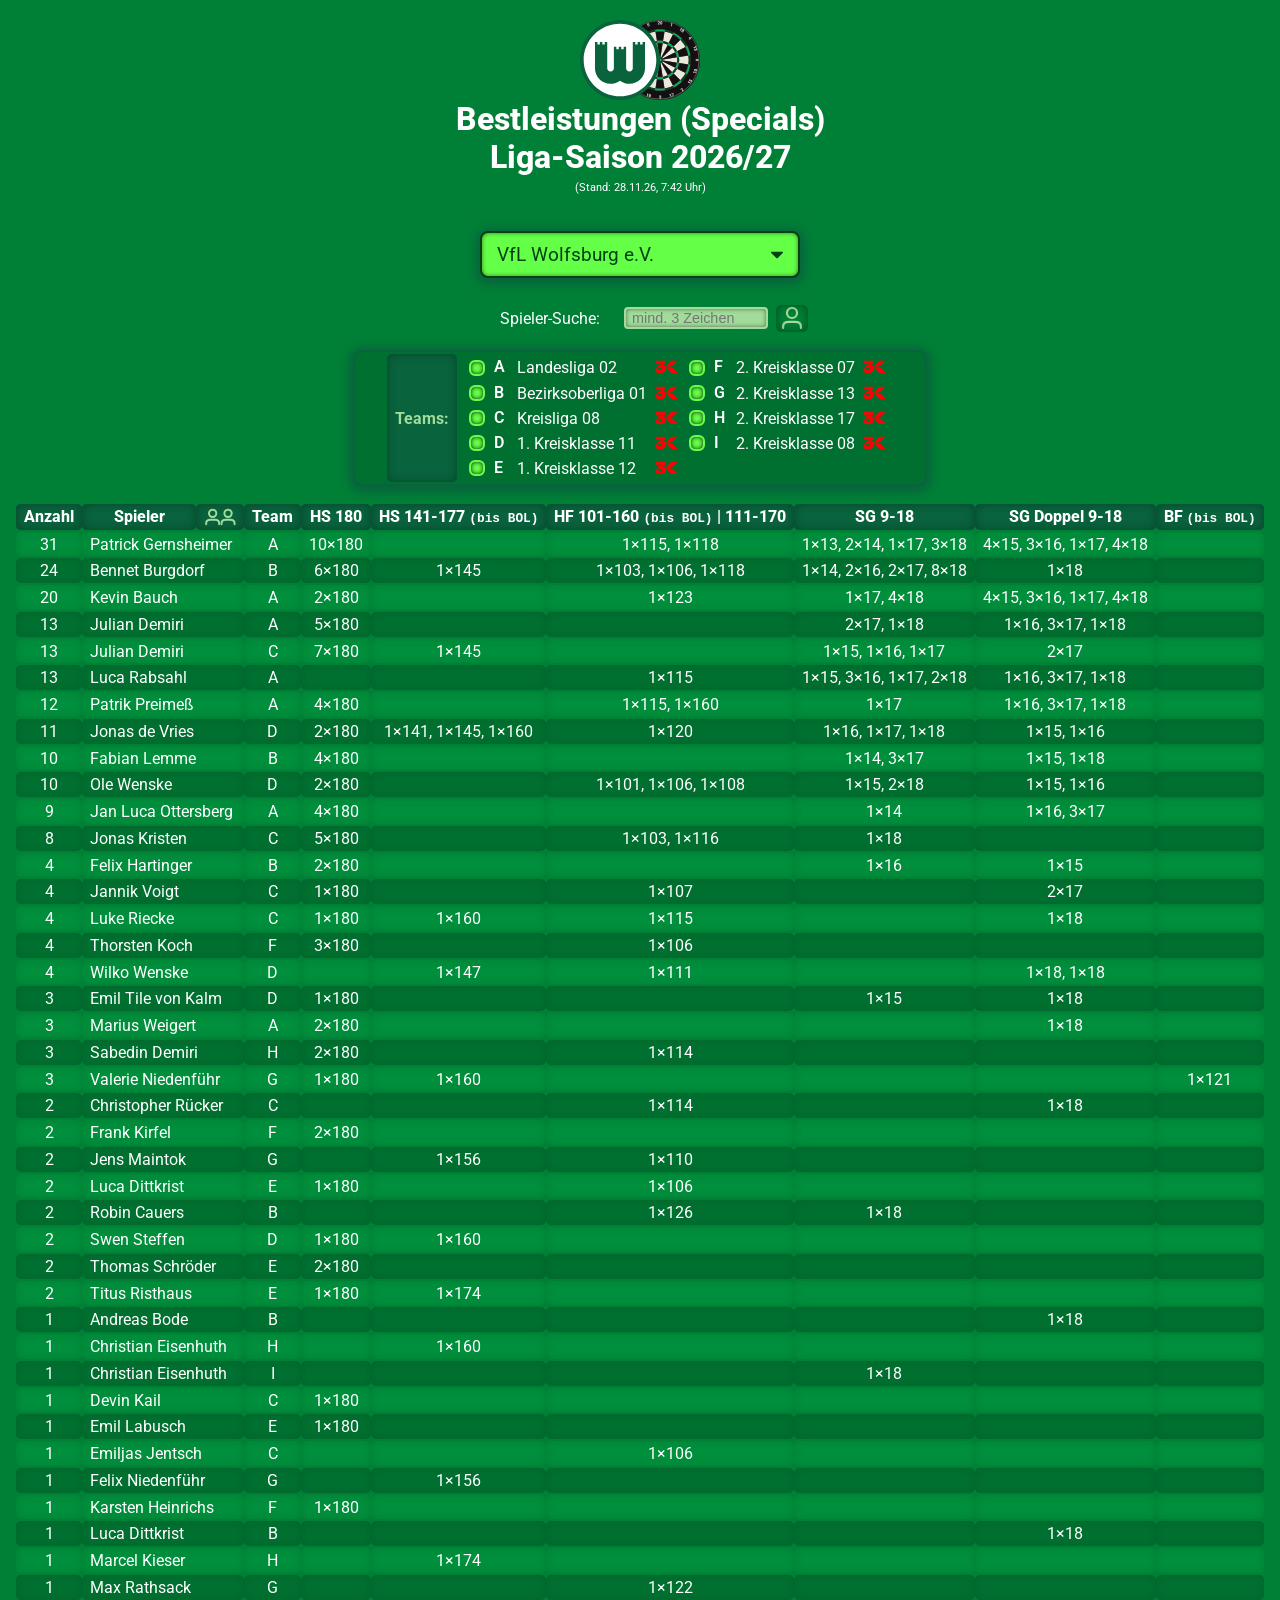
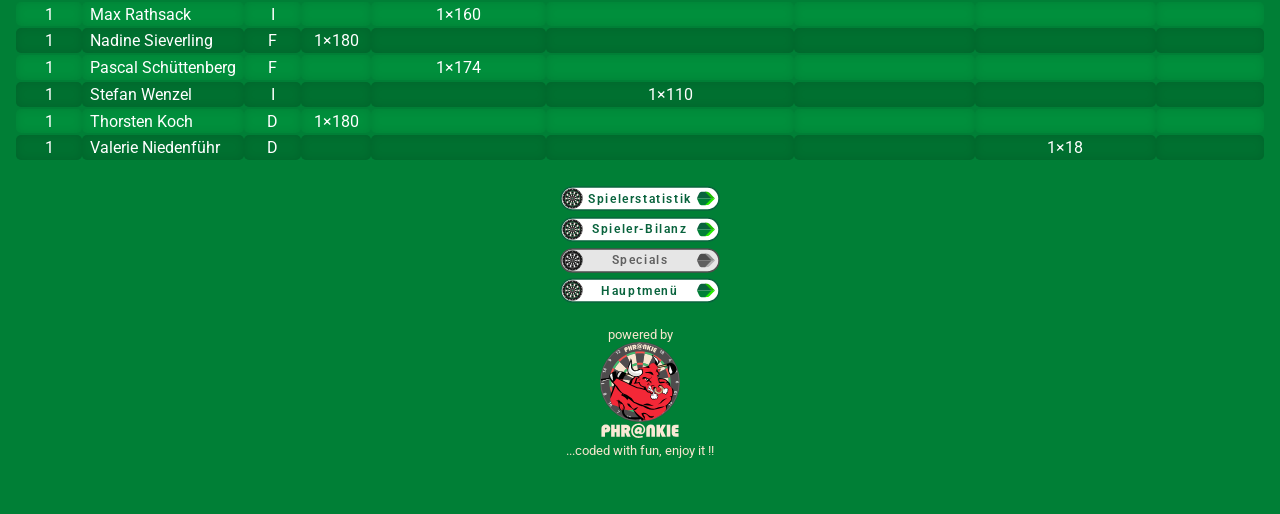
<file: specials.html>
<!doctype html>
<html lang="de">
<head>
    <meta http-equiv="content-type" content="text/html; charset=UTF-8">
	<meta http-equiv="Cache-Control" content="no-cache, no-store, must-revalidate">
	<meta http-equiv="Pragma" content="no-cache">
	<meta http-equiv="Expires" content="0">
    <meta name="viewport" content="width=device-width, initial-scale=1.0">
	<meta name="theme-color" content="#09633d">
    <title>Bestleistungen (Specials)</title>
	<link rel="manifest" href="./manifest.json">
	<link rel="apple-touch-icon" href="./icon-192.png">
	<link href="https://fonts.googleapis.com/css?family=Roboto" rel="stylesheet">
	<script src="./jscript/s4d.js" type="text/javascript"></script>
	<script src="./jscript/s6s.js" type="text/javascript"></script>
</head>
<body style="background-color: var(--color05);">
	<div class="flex-container">
		<div id="vfl_wob_dart_logo_container" class="flex-container"></div>
		<div class="flex-container"><span class="header">Bestleistungen (Specials)</span></div>
		<div class="flex-container"><span class="header">Liga-Saison 2026/27</span></div>
		<div class="flex-container" style="height: 0.3rem;"></div>
		<div class="flex-container"><span id="as_of" class="status">&nbsp;</span></div>
		<div class="flex-container" style="height: 0.8rem;"></div>
		<div class="flex-container" style="height: 6rem;"><select id="dartclubs" onchange="s4d_selDartclubs(false); select_dartclub(true);"><option value="dummy">Dartverein</option></select></div>
		<div id="div_filter" class="dartclub_filter" style="visibility:hidden; height:0px">
		<table class="leaderboard player_search">
			<tbody class="player_search">
				<tr><td class="leaderboard none_box_shadow" style="text-align:right">Vereinsliste filtern: </td><td class="leaderboard none_box_shadow"><input type="text" placeholder=" &#x2191; Vereinsliste &#x2191;" id="dropdownfilter" autocapitalize="none" autocorrect="off" spellcheck="false" /></td><td class="leaderboard dartclub_filter" onclick="show_player_search();" onmouseover="this.style.cursor='pointer'"></td></tr>
			</tbody>
		</table>
		<div class="flex-container" style="height: 1.0rem;"></div>
		</div>
		<div id="div_search" class="player_search">
		<table class="leaderboard player_search">
			<tbody class="player_search">
				<tr><td class="leaderboard none_box_shadow" style="text-align:right"> &nbsp;&nbsp;&nbsp;&nbsp; Spieler-Suche:&nbsp;&nbsp; </td><td class="leaderboard none_box_shadow"><input type="text" placeholder=" mind. 3 Zeichen" id="search" autocapitalize="none" autocorrect="off" spellcheck="false" /></td><td class="leaderboard player_search" onclick="show_dartclub_filter();" onmouseover="this.style.cursor='pointer'"></td></tr>
			</tbody>
		</table>
		<div class="flex-container" style="height: 1.0rem;"></div>
		</div>
		<div id="controls" class="table-responsive leaderboard">
		<table class="leaderboard controls" style="border: solid 2px var(--color03); box-shadow: 0px 2px 10px 4px var(--color03);">
			<tbody id="filters" class="leaderboard controls">
			</tbody>
		</table>
		</div>
		<div class="flex-container" style="height: 1.0rem;"></div>
		<div id="leaderboard" class="table-responsive leaderboard">
		<table class="leaderboard">
			<thead class="leaderboard header">
				<tr class="leaderboard header">
				<th class="leaderboard header" onclick="s6s_sort(this.innerHTML); stats2tbl();" onmouseover="this.style.cursor='pointer'">Anzahl</th>
				<th class="leaderboard header player" onclick="s6s_sort(this.innerHTML); stats2tbl();" onmouseover="this.style.cursor='pointer'">Spieler</th>
				<th id="toggle_dupl" class="leaderboard header without_dupl" onclick="merge_players_by_name();" onmouseover="this.style.cursor='pointer'"> </th>
				<th class="leaderboard header" onclick="s6s_sort(this.innerHTML); stats2tbl();" onmouseover="this.style.cursor='pointer'">Team</th>
				<th class="leaderboard header">HS 180</th>
				<th class="leaderboard header">HS 141-177 <span class="quote">(bis BOL)</span></th>
				<th class="leaderboard header">HF 101-160 <span class="quote">(bis BOL)</span> | 111-170</th>
				<th class="leaderboard header">SG 9-18</th>
				<th class="leaderboard header">SG Doppel 9-18</th>
				<th class="leaderboard header">BF <span class="quote">(bis BOL)</span></th>
				</tr>
			</thead>
			<tbody class="leaderboard" id="stats">
			</tbody>
		</table>
		</div>
		
		<div id="player_search" class="table-responsive leaderboard">
		<table class="leaderboard">
			<thead class="leaderboard header">
				<tr class="leaderboard header">
				<th class="leaderboard header results">Spieler</th>
				<th class="leaderboard header results">Verein / Team</th>
				<th class="leaderboard header results">Liga</th>
				</tr>
			</thead>
			<tbody class="leaderboard" id="search_results">
			</tbody>
		</table>
		</div>

		<div class="flex-container" style="height: 1.5rem;"></div>
		<table>
			<tbody>
				<tr><td id="stats_link" class="link" style="text-align: center; width:160px; height:25px" onmouseover="this.style.cursor='pointer'">Spielerstatistik</td></tr>
				<tr><td></td></tr>
				<tr><td id="res_link" class="link" style="text-align: center; width:160px; height:25px" onmouseover="this.style.cursor='pointer'">Spieler-Bilanz</td></tr>
				<tr><td></td></tr>
				<tr><td class="link disabled" style="text-align: center; width:160px; height:25px">Specials</td></tr>
				<tr><td></td></tr>
				<!-- <tr><td class="link" style="text-align: center; width:160px; height:25px" onclick="location.href='./matrix.html';" onmouseover="this.style.cursor='pointer'">Teams&nbsp;-&nbsp;MATRIX</td></tr> -->
				<!-- <tr><td></td></tr> -->
				<tr><td class="link" style="text-align: center; width:160px; height:25px" onclick="location.href='./index.html';" onmouseover="this.style.cursor='pointer'">Hauptmen&uuml;</td></tr>
			</tbody>
		</table>
		<div class="flex-container" style="height: 1.5rem;"></div>
		<div id="phrankie_container" class="flex-container"></div>
		<div class="flex-container" style="height: 3rem;"></div>
		<!-- <div class="flex-container" style="height: 1.5rem;"></div> -->
		<!-- <div class="flex-container"><span class="link"><a class="help" href="./matrix.html" target="_self">&nbsp;Teams-MATRIX&nbsp;</a></span></div> -->
		<!-- <div class="flex-container" style="height: 0.5rem;"></div> -->
		<!-- <div class="flex-container"><span class="link"><a id="stats_link" class="help" href="./statistics.html" target="_self">&nbsp;Spielerstatistik&nbsp;</a></span></div> -->
		<!-- <div class="flex-container" style="height: 0.5rem;"></div> -->
		<!-- <div class="flex-container"><span class="link"><a id="res_link" class="help" href="./results.html" target="_self">&nbsp;Spieler-Bilanz&nbsp;</a></span></div> -->
		<!-- <div class="flex-container" style="height: 0.5rem;"></div> -->
		<!-- <div class="flex-container"><span class="link"><a class="help" href="./calendars.html" target="_self">&nbsp;Kalendereinträge (*.ics)&nbsp;</a></span></div> -->
		<!-- <div class="flex-container" style="height: 2rem;"></div> -->
	</div>
</body>
</html>
</file>
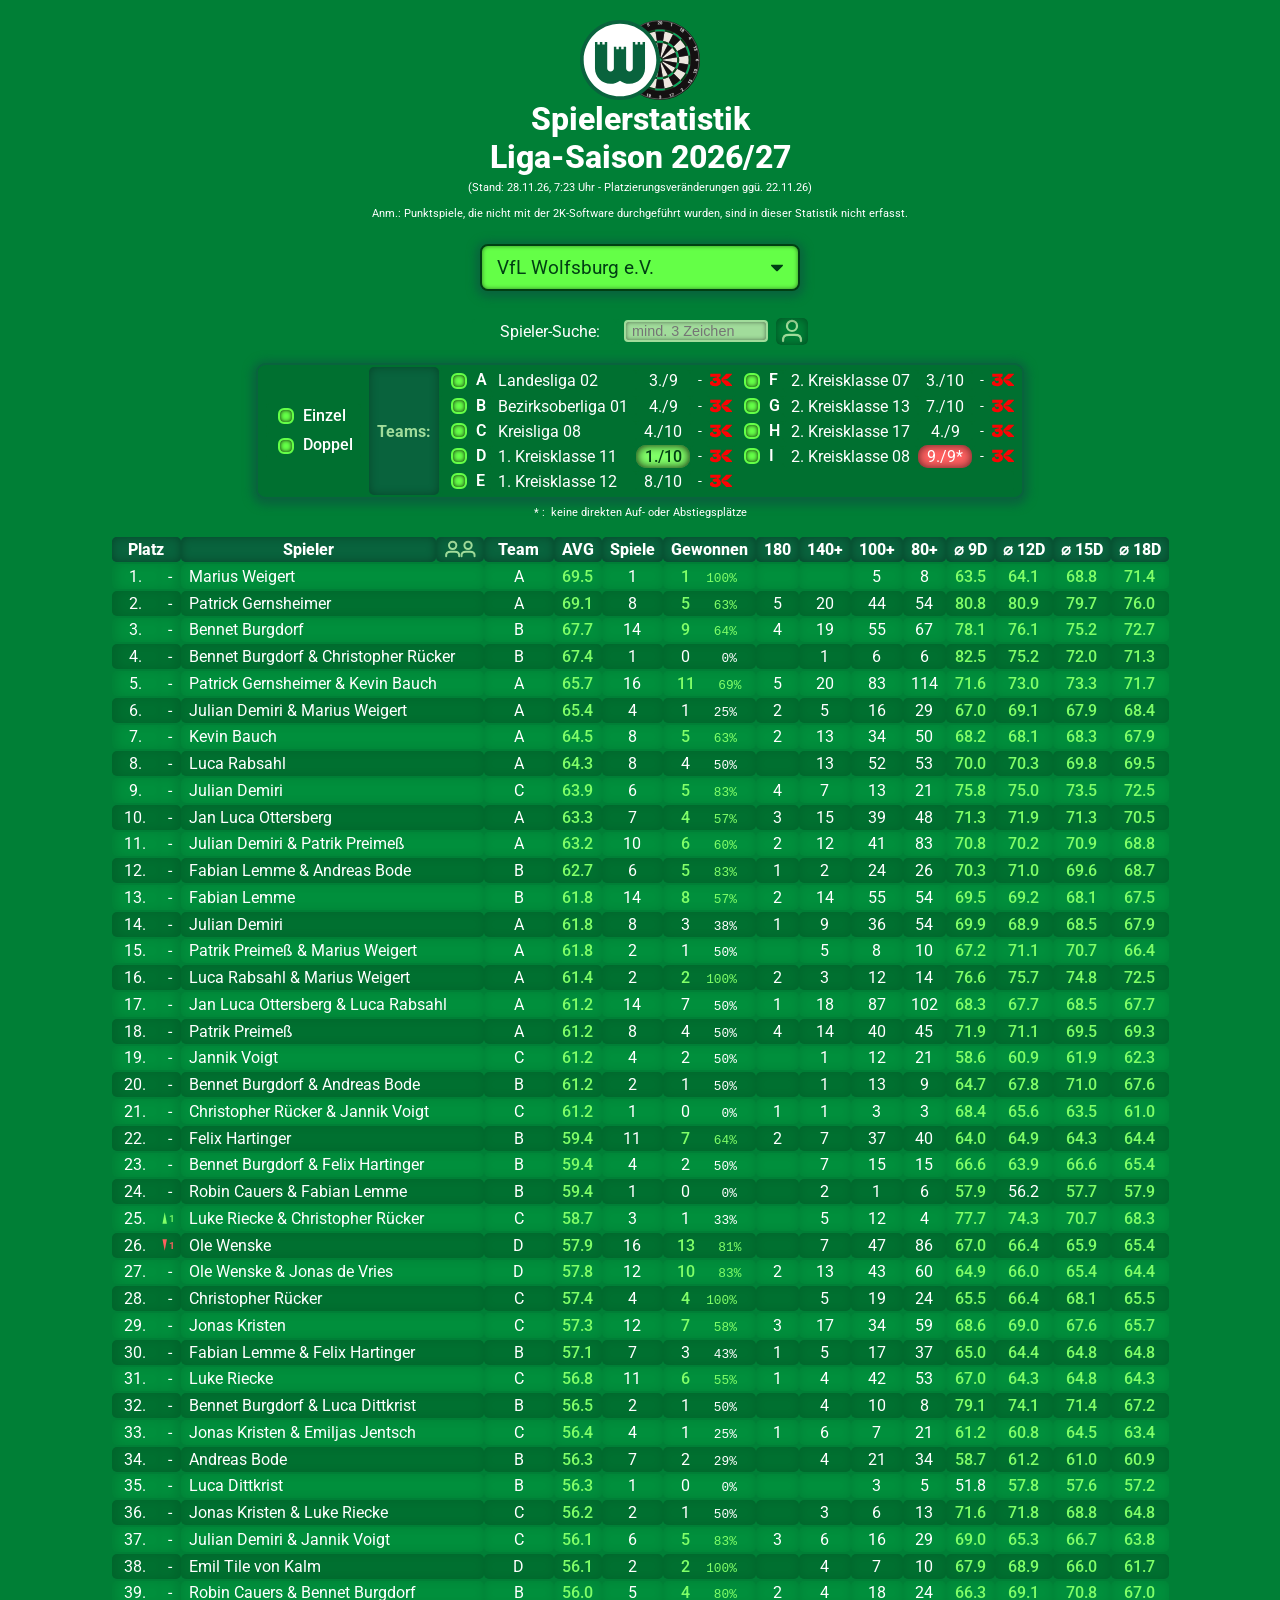
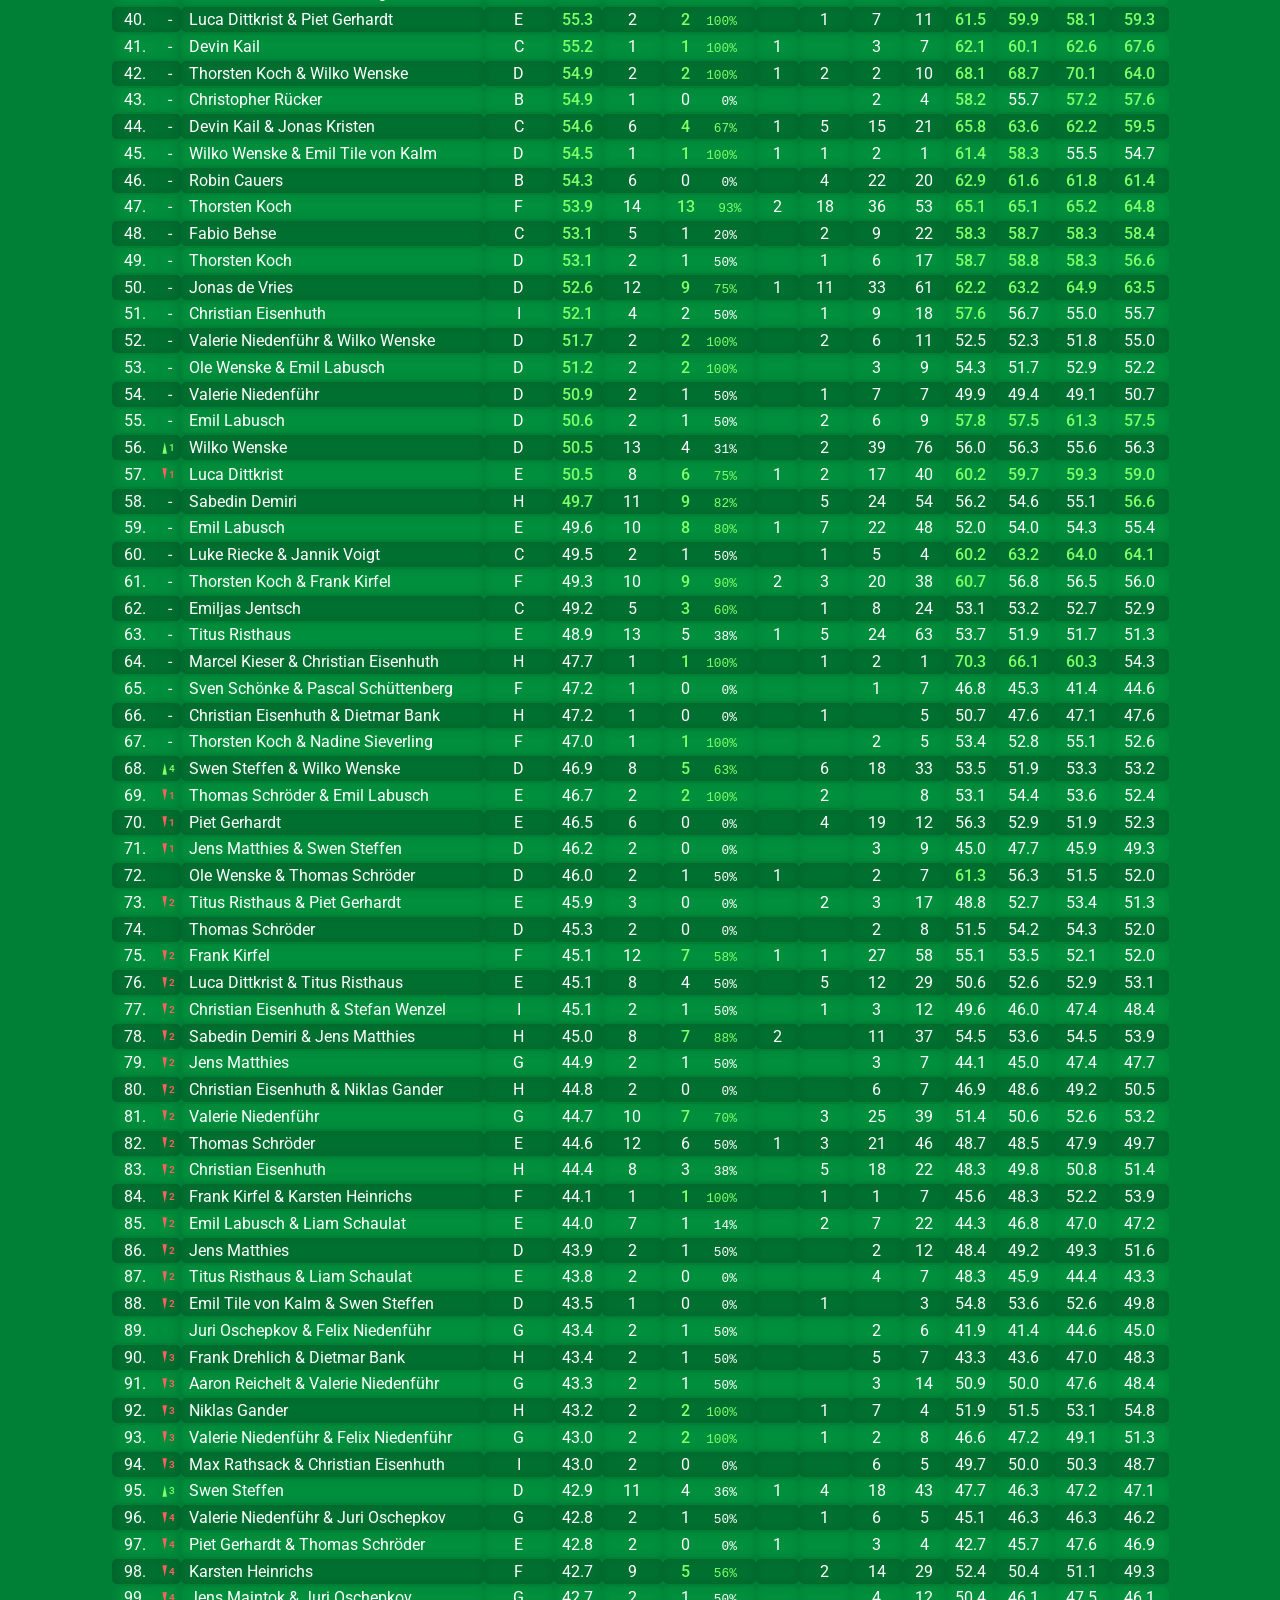
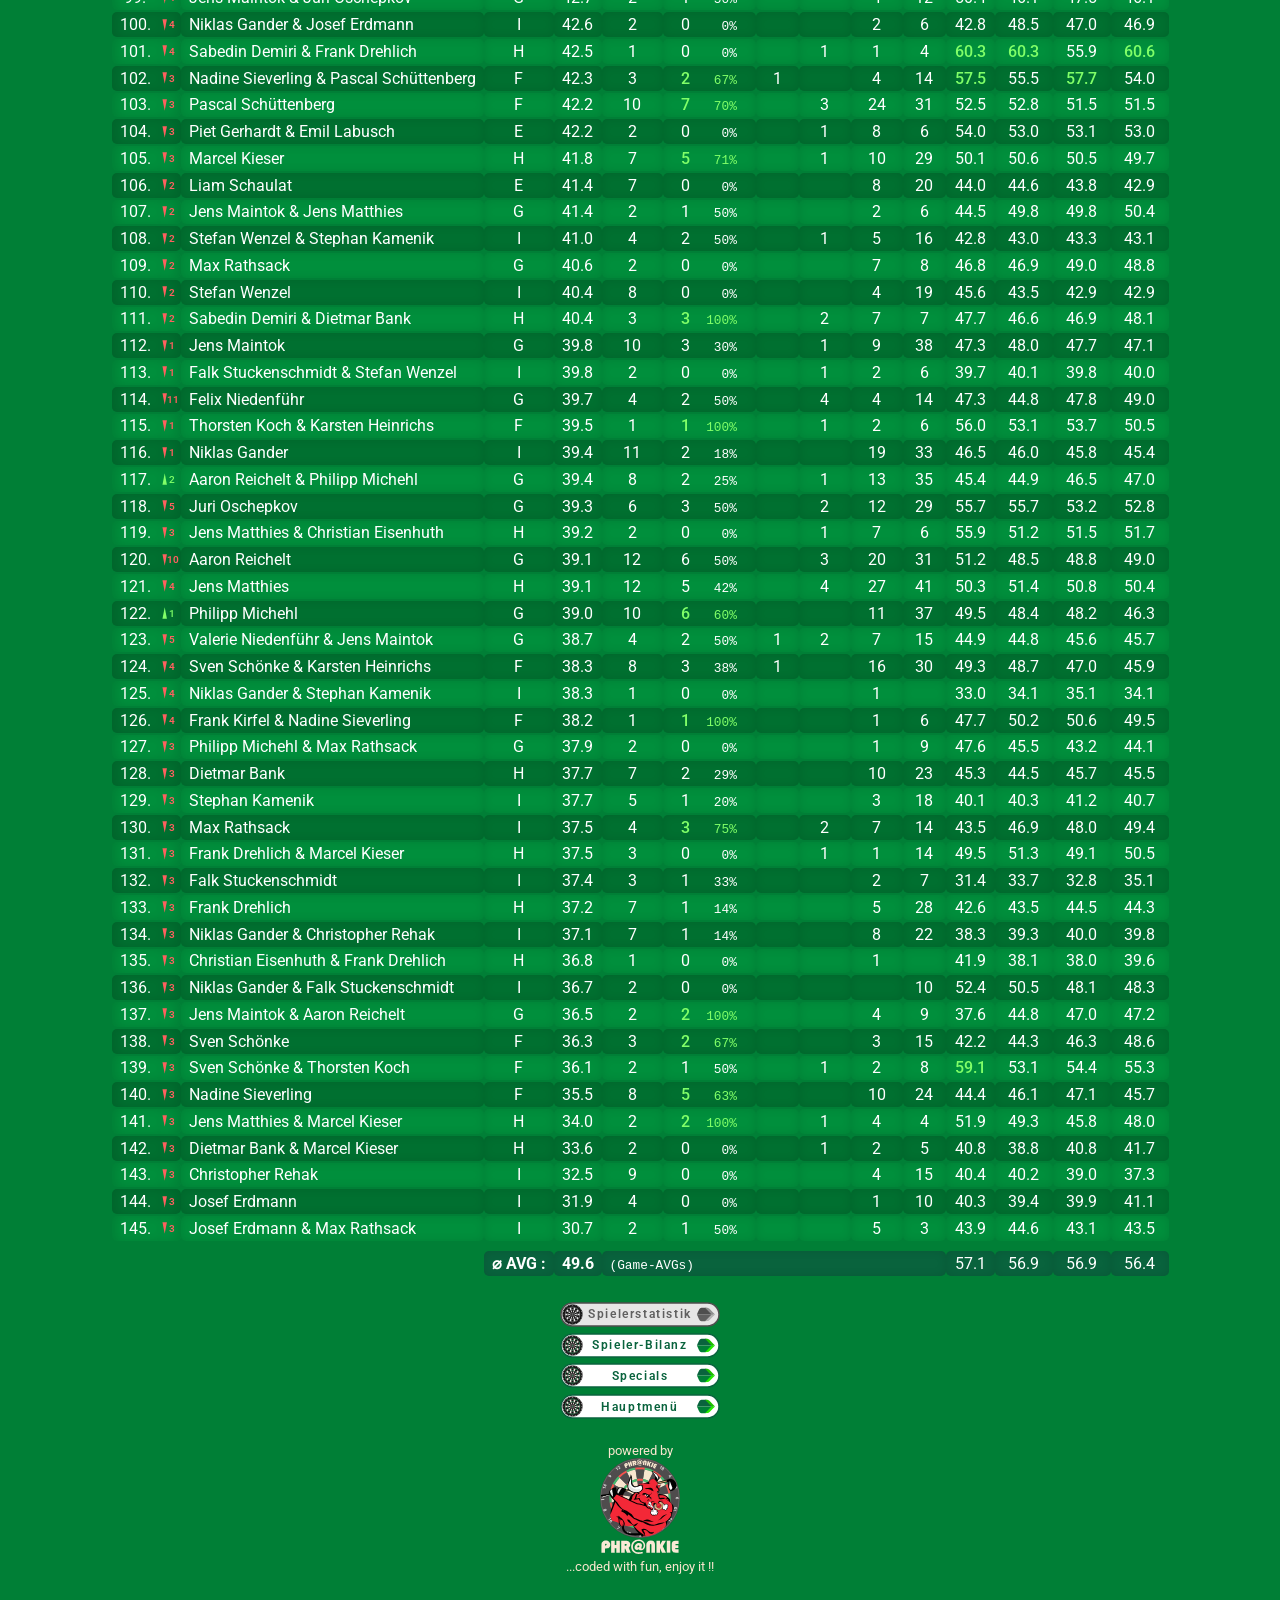
<file: statistics.html>
<!doctype html>
<html lang="de">
<head>
    <meta http-equiv="content-type" content="text/html; charset=UTF-8">
	<meta http-equiv="Cache-Control" content="no-cache, no-store, must-revalidate">
	<meta http-equiv="Pragma" content="no-cache">
	<meta http-equiv="Expires" content="0">
    <meta name="viewport" content="width=device-width, initial-scale=1.0">
	<meta name="theme-color" content="#09633d">
    <title>Spielerstatistik</title>
	<link rel="manifest" href="./manifest.json">
	<link rel="apple-touch-icon" href="./icon-192.png">
	<link href="https://fonts.googleapis.com/css?family=Roboto" rel="stylesheet">
	<script src="./jscript/s4d.js" type="text/javascript"></script>
	<script src="./jscript/s8s.js" type="text/javascript"></script>
</head>
<body style="background-color: var(--color05);">
	<div class="flex-container">
		<div id="vfl_wob_dart_logo_container" class="flex-container"></div>
		<div class="flex-container"><span class="header">Spielerstatistik</span></div>
		<div class="flex-container"><span class="header">Liga-Saison 2026/27</span></div>
		<div class="flex-container" style="height: 0.3rem;"></div>
		<div class="flex-container"><span id="as_of" class="status">&nbsp;</span></div>
		<div class="flex-container" style="height: 0.8rem;"></div>
		<div class="flex-container"><span class="status">Anm.: Punktspiele, die nicht mit der 2K-Software durchgef&uuml;hrt wurden, sind in dieser Statistik nicht erfasst.</span></div>
		<div class="flex-container" style="height: 6rem;"><select id="dartclubs" onchange="s4d_selDartclubs(false); select_dartclub(true);"><option value="dummy">Dartverein</option></select></div>
		<div id="div_filter" class="dartclub_filter" style="visibility:hidden; height:0px">
		<table class="leaderboard player_search">
			<tbody class="player_search">
				<tr><td class="leaderboard none_box_shadow" style="text-align:right">Vereinsliste filtern: </td><td class="leaderboard none_box_shadow"><input type="text" placeholder=" &#x2191; Vereinsliste &#x2191;" id="dropdownfilter" autocapitalize="none" autocorrect="off" spellcheck="false" /></td><td class="leaderboard dartclub_filter" onclick="show_player_search();" onmouseover="this.style.cursor='pointer'"></td></tr>
			</tbody>
		</table>
		<div class="flex-container" style="height: 1.0rem;"></div>
		</div>
		<div id="div_search" class="player_search">
		<table class="leaderboard player_search">
			<tbody class="player_search">
				<tr><td class="leaderboard none_box_shadow" style="text-align:right"> &nbsp;&nbsp;&nbsp;&nbsp; Spieler-Suche:&nbsp;&nbsp; </td><td class="leaderboard none_box_shadow"><input type="text" placeholder=" mind. 3 Zeichen" id="search" autocapitalize="none" autocorrect="off" spellcheck="false" /></td><td class="leaderboard player_search" onclick="show_dartclub_filter();" onmouseover="this.style.cursor='pointer'"></td></tr>
			</tbody>
		</table>
		<div class="flex-container" style="height: 1.0rem;"></div>
		</div>
		<div id="controls" class="table-responsive leaderboard">
		<table class="leaderboard controls" style="border: solid 2px var(--color03); box-shadow: 0px 2px 10px 4px var(--color03);">
			<tbody id="filters" class="leaderboard controls">
			</tbody>
		</table>
		</div>
		<div class="flex-container" style="height: 0.4rem;"></div>
		<div class="flex-container"><span class="status">* : &nbsp;keine direkten Auf- oder Abstiegspl&auml;tze</span></div>
		<div class="flex-container" style="height: 1.0rem;"></div>
		<div id="leaderboard" class="table-responsive leaderboard">
		<table class="leaderboard">
			<thead class="leaderboard header">
				<tr class="leaderboard header">
				<th class="leaderboard header" colspan=2 onclick="s8s_sort(this.innerHTML); stats2tbl();" onmouseover="this.style.cursor='pointer'">Platz</th>
				<th class="leaderboard header player" onclick="s8s_sort(this.innerHTML); stats2tbl();" onmouseover="this.style.cursor='pointer'">Spieler</th>
				<th id="toggle_dupl" class="leaderboard header without_dupl" onclick="merge_players_by_name();" onmouseover="this.style.cursor='pointer'"> </th>
				<th class="leaderboard header" onclick="s8s_sort(this.innerHTML); stats2tbl();" onmouseover="this.style.cursor='pointer'">Team</th>
				<th class="leaderboard header" onclick="s8s_sort(this.innerHTML); stats2tbl();" onmouseover="this.style.cursor='pointer'">AVG</th>
				<th class="leaderboard header" onclick="s8s_sort(this.innerHTML); stats2tbl();" onmouseover="this.style.cursor='pointer'">Spiele</th>
				<th class="leaderboard header" onclick="s8s_sort(this.innerHTML); stats2tbl();" onmouseover="this.style.cursor='pointer'">Gewonnen</th>
				<th class="leaderboard header" onclick="s8s_sort(this.innerHTML); stats2tbl();" onmouseover="this.style.cursor='pointer'">180</th>
				<th class="leaderboard header" onclick="s8s_sort(this.innerHTML); stats2tbl();" onmouseover="this.style.cursor='pointer'">140+</th>
				<th class="leaderboard header" onclick="s8s_sort(this.innerHTML); stats2tbl();" onmouseover="this.style.cursor='pointer'">100+</th>
				<th class="leaderboard header" onclick="s8s_sort(this.innerHTML); stats2tbl();" onmouseover="this.style.cursor='pointer'">80+</th>
				<th class="leaderboard header" onclick="s8s_sort(this.innerHTML); stats2tbl();" onmouseover="this.style.cursor='pointer'">&#x2300; 9D</th>
				<th class="leaderboard header" onclick="s8s_sort(this.innerHTML); stats2tbl();" onmouseover="this.style.cursor='pointer'">&#x2300; 12D</th>
				<th class="leaderboard header" onclick="s8s_sort(this.innerHTML); stats2tbl();" onmouseover="this.style.cursor='pointer'">&#x2300; 15D</th>
				<th class="leaderboard header" onclick="s8s_sort(this.innerHTML); stats2tbl();" onmouseover="this.style.cursor='pointer'">&#x2300; 18D</th>
				</tr>
			</thead>
			<tbody class="leaderboard" id="stats">
			</tbody>
		</table>
		</div>
		
		<div id="player_search" class="table-responsive leaderboard">
		<table class="leaderboard">
			<thead class="leaderboard header">
				<tr class="leaderboard header">
				<th class="leaderboard header results">Spieler</th>
				<th class="leaderboard header results">Verein / Team</th>
				<th class="leaderboard header results">Liga</th>
				</tr>
			</thead>
			<tbody class="leaderboard" id="search_results">
			</tbody>
		</table>
		</div>

		<div id="player_pos" class="leaderboard"></div>
		
		<div class="flex-container" style="height: 1.5rem;"></div>
		<table>
			<tbody>
				<tr><td class="link disabled" style="text-align: center; width:160px; height:25px">Spielerstatistik</td></tr>
				<tr><td></td></tr>
				<tr><td id="res_link" class="link" style="text-align: center; width:160px; height:25px" onmouseover="this.style.cursor='pointer'">Spieler-Bilanz</td></tr>
				<tr><td></td></tr>
				<tr><td id="specs_link" class="link" style="text-align: center; width:160px; height:25px" onmouseover="this.style.cursor='pointer'">Specials</td></tr>
				<tr><td></td></tr>
				<!-- <tr><td class="link" style="text-align: center; width:160px; height:25px" onclick="location.href='./matrix.html';" onmouseover="this.style.cursor='pointer'">Teams&nbsp;-&nbsp;MATRIX</td></tr> -->
				<!-- <tr><td></td></tr> -->
				<tr><td class="link" style="text-align: center; width:160px; height:25px" onclick="location.href='./index.html';" onmouseover="this.style.cursor='pointer'">Hauptmen&uuml;</td></tr>
			</tbody>
		</table>
		<div class="flex-container" style="height: 1.5rem;"></div>
		<div id="phrankie_container" class="flex-container"></div>
		<div class="flex-container" style="height: 3rem;"></div>
		<!-- <div class="flex-container"><span class="link"><a class="help" href="./matrix.html" target="_self">&nbsp;Teams-MATRIX&nbsp;</a></span></div> -->
		<!-- <div class="flex-container" style="height: 0.5rem;"></div> -->
		<!-- <div class="flex-container"><span class="link"><a id="res_link" class="help" href="./results.html" target="_self">&nbsp;Spieler-Bilanz&nbsp;</a></span></div> -->
		<!-- <div class="flex-container" style="height: 0.5rem;"></div> -->
		<!-- <div class="flex-container"><span class="link"><a class="help" href="./specials.html" target="_self"><span style="color:var(--color14);"><b>&nbsp;NEU &nbsp; </span>Bestleistungen (Specials)<span style="color:var(--color14);"> &nbsp; NEU&nbsp;</span></a></span></div> -->
		<!-- <div class="flex-container"><span class="link"><a id="specs_link" class="help" href="./specials.html" target="_self">&nbsp;Bestleistungen (Specials)&nbsp;</a></span></div> -->
		<!-- <div class="flex-container" style="height: 0.5rem;"></div> -->
		<!-- <div class="flex-container"><span class="link"><a class="help" href="./calendars.html" target="_self">&nbsp;Kalendereinträge (*.ics)&nbsp;</a></span></div> -->
	</div>
</body>
</html>
</file>
